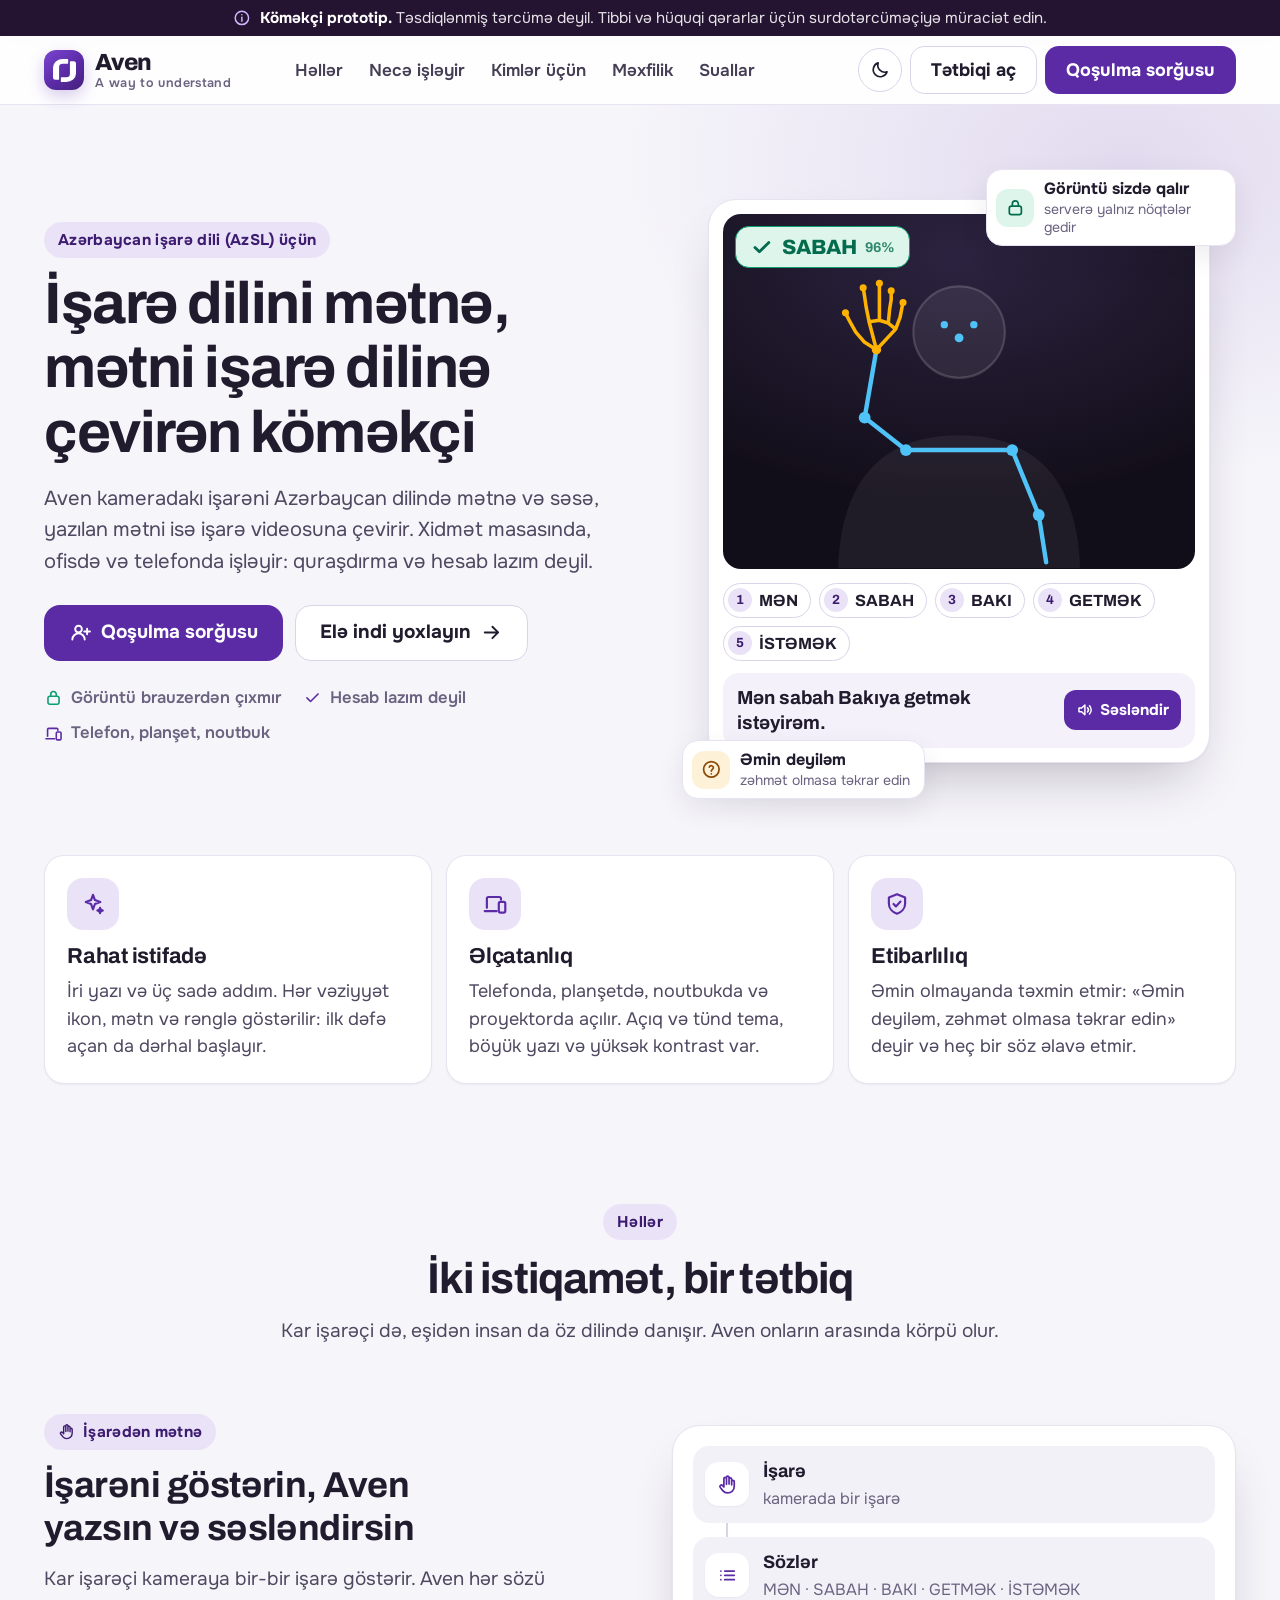
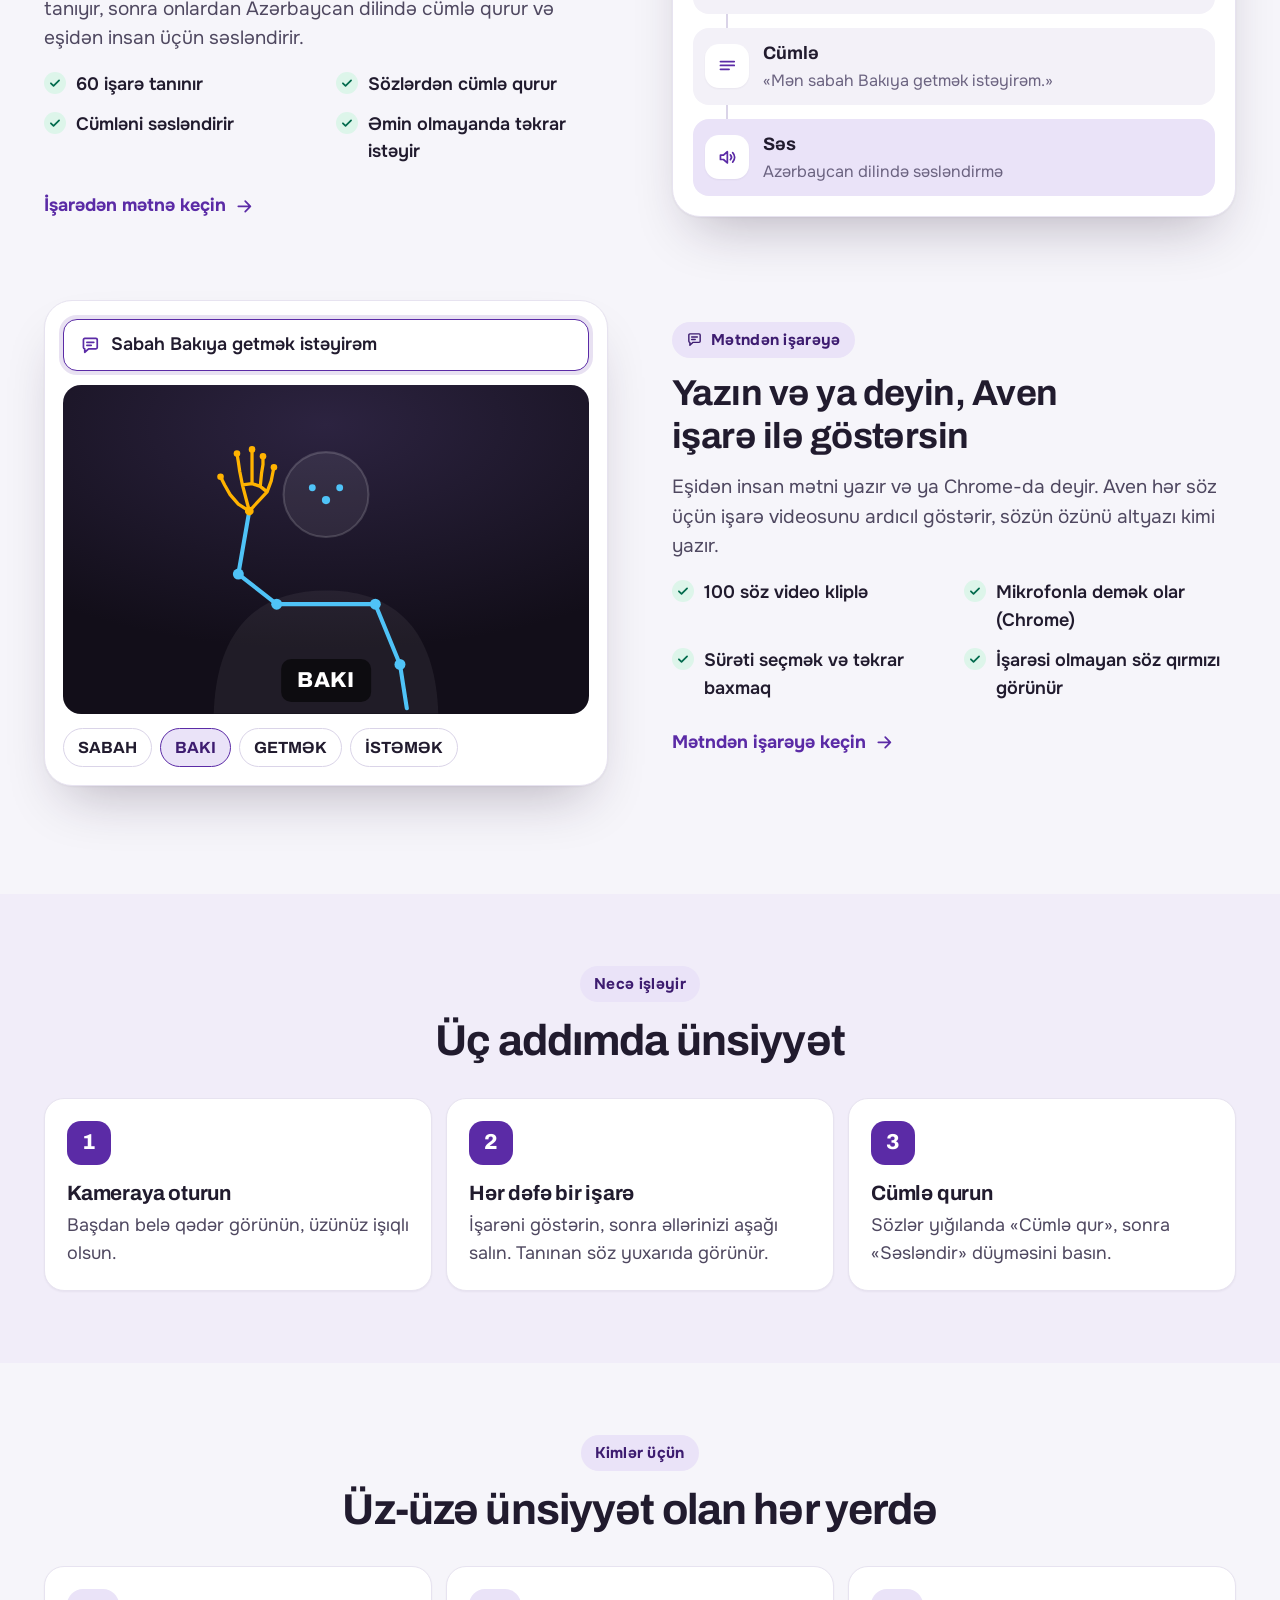
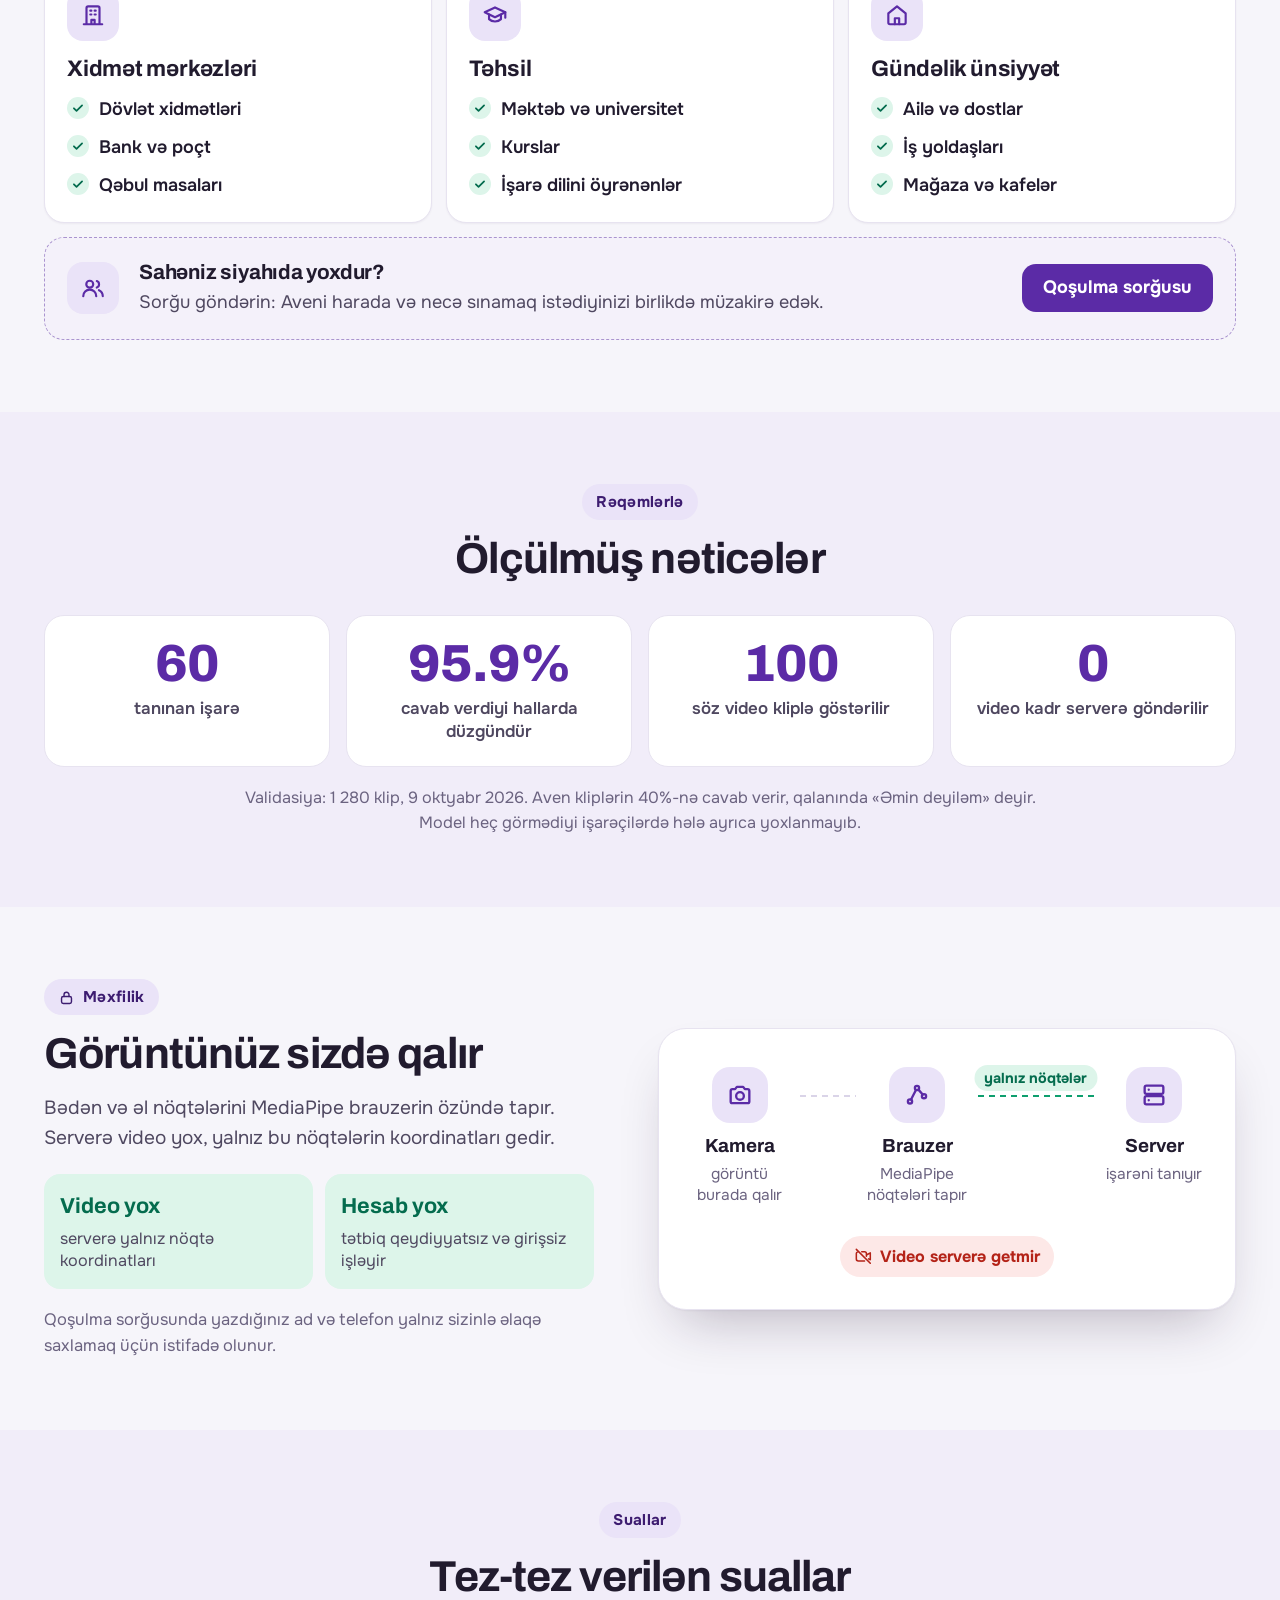
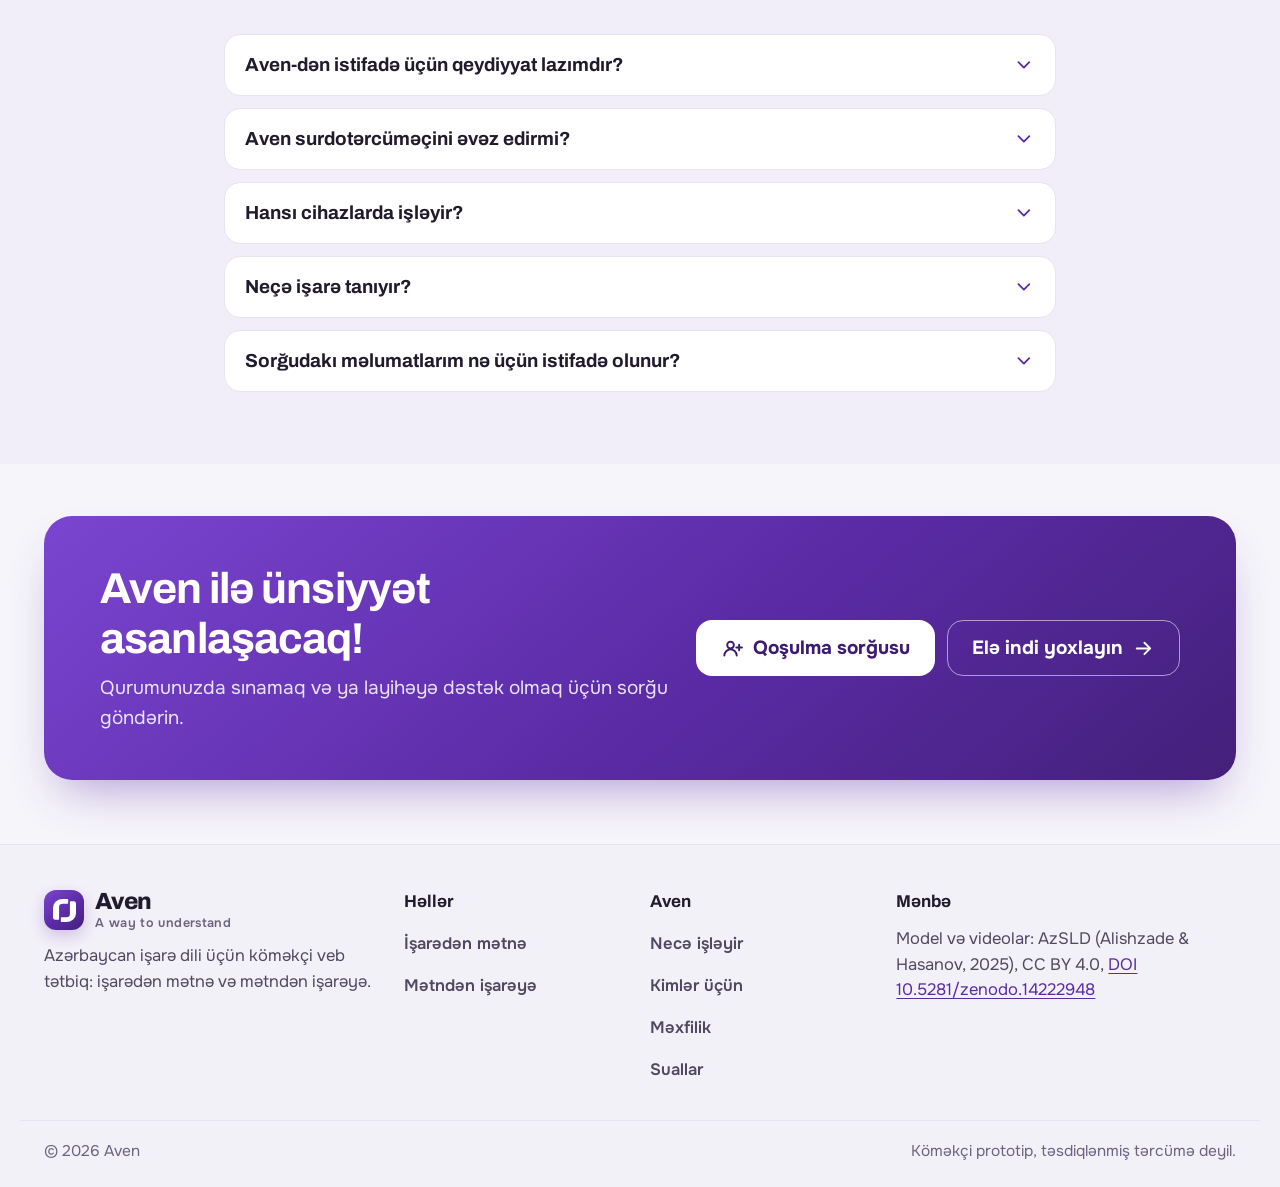
<file: sign-assistant/web/home.html>
<!doctype html>
<!-- Owner: B (Frontend). Home page in the layout of Clopos's site: hero, perks, the two directions, who it is for,
     numbers, privacy, questions, call to action, footer. Its join window ("Qoşulma sorğusu", home.js -> POST
     /join-request) is Project V7's sign-up window without accounts: Aven has no personal access or log-in. -->
<html lang="az">
<head>
  <meta charset="utf-8">
  <meta name="viewport" content="width=device-width, initial-scale=1, viewport-fit=cover">
  <title>Aven — Azərbaycan işarə dili köməkçisi</title>
  <meta name="description" content="Aven kameradakı işarəni Azərbaycan dilində mətnə və səsə, yazılan mətni işarə videosuna çevirir. Quraşdırma və hesab lazım deyil.">
  <meta name="theme-color" content="#F6F5FA">
  <link rel="icon" href="data:image/svg+xml,%3Csvg xmlns='http://www.w3.org/2000/svg' viewBox='0 0 64 64'%3E%3Crect width='64' height='64' rx='16' fill='%235B2BA6'/%3E%3Cg fill='%23fff' transform='translate(14 14) scale(.75)'%3E%3Cpath d='M4.7 43.3A4.7 4.7 0 0 1 0 38.6V17.8A20.4 17.8 0 0 1 20.4 0h10a1.2 1.2 0 0 1 1.2 1.2v7.3a1.2 1.2 0 0 1-1.2 1.2h-9.8a7.9 6.9 0 0 0-7.9 6.9v25.5a1.2 1.2 0 0 1-1.2 1.2z'/%3E%3Cpath transform='rotate(180 24 24)' d='M4.7 43.3A4.7 4.7 0 0 1 0 38.6V17.8A20.4 17.8 0 0 1 20.4 0h10a1.2 1.2 0 0 1 1.2 1.2v7.3a1.2 1.2 0 0 1-1.2 1.2h-9.8a7.9 6.9 0 0 0-7.9 6.9v25.5a1.2 1.2 0 0 1-1.2 1.2z'/%3E%3C/g%3E%3C/svg%3E">
  <link rel="preload" href="fonts/onest-az.woff2" as="font" type="font/woff2" crossorigin>
  <link rel="preload" href="fonts/archivo-az.woff2" as="font" type="font/woff2" crossorigin>
  <script>
    // Before the first paint (no flash): theme (saved, else the system setting), text size and contrast chosen in
    // the app. The page is Azerbaijani only, so the saved language is not applied here.
    (function () {
      var d = document.documentElement;
      function saved(key) { try { return localStorage.getItem(key); } catch (e) { return null; } }
      var theme = saved("aven-theme");
      if (theme !== "dark" && theme !== "light") theme = matchMedia("(prefers-color-scheme: dark)").matches ? "dark" : "light";
      d.dataset.theme = theme;
      var text = saved("aven-text");
      if (text === "1" || text === "2") d.dataset.text = text;
      if (saved("aven-contrast") === "high") d.dataset.contrast = "high";
    })();
  </script>
  <link rel="stylesheet" href="style.css?v=20261009b">
  <link rel="stylesheet" href="home.css?v=20261009a">
</head>
<body class="home">
  <svg class="sprite" aria-hidden="true" focusable="false">
    <symbol id="i-logo" viewBox="0 0 48 48"><path d="M4.7 43.3A4.7 4.7 0 0 1 0 38.6V17.8A20.4 17.8 0 0 1 20.4 0h10a1.2 1.2 0 0 1 1.2 1.2v7.3a1.2 1.2 0 0 1-1.2 1.2h-9.8a7.9 6.9 0 0 0-7.9 6.9v25.5a1.2 1.2 0 0 1-1.2 1.2z"/><path transform="rotate(180 24 24)" d="M4.7 43.3A4.7 4.7 0 0 1 0 38.6V17.8A20.4 17.8 0 0 1 20.4 0h10a1.2 1.2 0 0 1 1.2 1.2v7.3a1.2 1.2 0 0 1-1.2 1.2h-9.8a7.9 6.9 0 0 0-7.9 6.9v25.5a1.2 1.2 0 0 1-1.2 1.2z"/></symbol>
    <symbol id="i-info" viewBox="0 0 24 24"><circle cx="12" cy="12" r="9"/><path d="M12 11v5.5M12 7.8h.01"/></symbol>
    <symbol id="i-hand" viewBox="0 0 24 24"><path d="M8 15V5.5a1.5 1.5 0 0 1 3 0V12M11 11.5V4a1.5 1.5 0 0 1 3 0v7.5M14 11.5V6a1.5 1.5 0 0 1 3 0v6.5M17 12.5V9a1.5 1.5 0 0 1 3 0v5.5a7.5 7.5 0 0 1-7.5 7.5H12a6.5 6.5 0 0 1-5-2.4l-3.2-4a1.7 1.7 0 0 1 2.6-2.2L8 15"/></symbol>
    <symbol id="i-text" viewBox="0 0 24 24"><path d="M5.5 4h13A1.5 1.5 0 0 1 20 5.5v9a1.5 1.5 0 0 1-1.5 1.5H10l-4.5 4V16a1.5 1.5 0 0 1-1.5-1.5v-9A1.5 1.5 0 0 1 5.5 4zM8 8.5h8M8 12h5"/></symbol>
    <symbol id="i-moon" viewBox="0 0 24 24"><path d="M20.5 14.2A8.5 8.5 0 0 1 9.8 3.5a8.5 8.5 0 1 0 10.7 10.7z"/></symbol>
    <symbol id="i-sun" viewBox="0 0 24 24"><circle cx="12" cy="12" r="4"/><path d="M12 2.8v2.1M12 19.1v2.1M4.9 4.9l1.5 1.5M17.6 17.6l1.5 1.5M2.8 12h2.1M19.1 12h2.1M4.9 19.1l1.5-1.5M17.6 6.4l1.5-1.5"/></symbol>
    <symbol id="i-lock" viewBox="0 0 24 24"><rect x="5" y="10.5" width="14" height="10" rx="2.5"/><path d="M8.5 10.5V8a3.5 3.5 0 0 1 7 0v2.5"/></symbol>
    <symbol id="i-list" viewBox="0 0 24 24"><path d="M9 7h11M9 12h11M9 17h11M4.5 7h.01M4.5 12h.01M4.5 17h.01"/></symbol>
    <symbol id="i-lines" viewBox="0 0 24 24"><path d="M4 6.5h16M4 11h16M4 15.5h10"/></symbol>
    <symbol id="i-sparkle" viewBox="0 0 24 24"><path d="M12 3.5l1.8 4.9 4.9 1.8-4.9 1.8L12 16.9l-1.8-4.9-4.9-1.8 4.9-1.8zM18.5 15.5l.7 1.8 1.8.7-1.8.7-.7 1.8-.7-1.8-1.8-.7 1.8-.7z"/></symbol>
    <symbol id="i-volume" viewBox="0 0 24 24"><path d="M4 9.5h3.5L12 5.5v13l-4.5-4H4zM15.5 9.2a4 4 0 0 1 0 5.6M18.2 6.5a7.8 7.8 0 0 1 0 11"/></symbol>
    <symbol id="i-check" viewBox="0 0 24 24"><path d="M5 12.5l4.5 4.5L19 7.5"/></symbol>
    <symbol id="i-help" viewBox="0 0 24 24"><circle cx="12" cy="12" r="9"/><path d="M9.6 9.3a2.5 2.5 0 0 1 4.8.9c0 1.6-2.4 2.2-2.4 3.8M12 17.2h.01"/></symbol>
    <symbol id="i-user" viewBox="0 0 24 24"><circle cx="12" cy="9" r="3.5"/><path d="M5.5 20a6.5 6.5 0 0 1 13 0M3 7V4.5A1.5 1.5 0 0 1 4.5 3H7M17 3h2.5A1.5 1.5 0 0 1 21 4.5V7"/></symbol>
    <symbol id="i-x" viewBox="0 0 24 24"><path d="M6 6l12 12M18 6L6 18"/></symbol>
    <symbol id="i-alert" viewBox="0 0 24 24"><path d="M12 3.8 2.6 19.8h18.8zM12 10v4.4M12 17h.01"/></symbol>
    <symbol id="i-chevron" viewBox="0 0 24 24"><path d="M6 9l6 6 6-6"/></symbol>
    <symbol id="i-play" viewBox="0 0 24 24"><path d="M8 5.3v13.4L18.6 12z" fill="currentColor"/></symbol>
    <symbol id="i-mic" viewBox="0 0 24 24"><rect x="9" y="3" width="6" height="11.5" rx="3"/><path d="M5.5 11a6.5 6.5 0 0 0 13 0M12 17.5V21"/></symbol>
    <symbol id="i-video" viewBox="0 0 24 24"><rect x="3" y="6" width="13" height="12" rx="2.5"/><path d="M16 10.3l5-2.8v9l-5-2.8"/></symbol>
    <symbol id="i-arrow" viewBox="0 0 24 24"><path d="M5 12h14M13 6l6 6-6 6"/></symbol>
    <symbol id="i-menu" viewBox="0 0 24 24"><path d="M4 7h16M4 12h16M4 17h16"/></symbol>
    <symbol id="i-phone" viewBox="0 0 24 24"><path d="M6.6 3.5h2.6l1.6 4-2 1.3a10 10 0 0 0 6.4 6.4l1.3-2 4 1.6v2.6a2 2 0 0 1-2.2 2A16.6 16.6 0 0 1 4.6 5.7a2 2 0 0 1 2-2.2z"/></symbol>
    <symbol id="i-building" viewBox="0 0 24 24"><path d="M3.5 20.5h17M6 20.5v-15A1.5 1.5 0 0 1 7.5 4h9A1.5 1.5 0 0 1 18 5.5v15M9.5 8h1M13.5 8h1M9.5 11.5h1M13.5 11.5h1M10.5 20.5v-4h3v4"/></symbol>
    <symbol id="i-person" viewBox="0 0 24 24"><circle cx="12" cy="8" r="3.8"/><path d="M4.5 20a7.5 7.5 0 0 1 15 0"/></symbol>
    <symbol id="i-user-plus" viewBox="0 0 24 24"><circle cx="10" cy="8.5" r="3.5"/><path d="M3.5 19.5a6.5 6.5 0 0 1 13 0M19 8v6M16 11h6"/></symbol>
    <symbol id="i-users" viewBox="0 0 24 24"><circle cx="9" cy="8.5" r="3.2"/><path d="M3 19.5a6 6 0 0 1 12 0M15.5 5.6a3.2 3.2 0 0 1 0 6M17.5 14a6 6 0 0 1 3.5 5.5"/></symbol>
    <symbol id="i-school" viewBox="0 0 24 24"><path d="M2.5 9.5 12 5l9.5 4.5L12 14z"/><path d="M6.5 11.6v4.2c1.4 1.4 3.5 2.2 5.5 2.2s4.1-.8 5.5-2.2v-4.2M21.5 9.5v5"/></symbol>
    <symbol id="i-home" viewBox="0 0 24 24"><path d="M4 10.5 12 4l8 6.5V19a1.5 1.5 0 0 1-1.5 1.5h-13A1.5 1.5 0 0 1 4 19z"/><path d="M10 20.5V15h4v5.5"/></symbol>
    <symbol id="i-devices" viewBox="0 0 24 24"><path d="M4.5 15.5V7A1.5 1.5 0 0 1 6 5.5h10A1.5 1.5 0 0 1 17.5 7v1M2.5 18.5h11"/><rect x="15.5" y="10" width="6" height="10" rx="1.5"/></symbol>
    <symbol id="i-shield" viewBox="0 0 24 24"><path d="M12 3l7.5 3v5.5c0 4.5-3.2 8.2-7.5 9.5-4.3-1.3-7.5-5-7.5-9.5V6z"/><path d="M8.8 12l2.2 2.2 4.2-4.4"/></symbol>
    <symbol id="i-camera" viewBox="0 0 24 24"><path d="M4 8.5A1.5 1.5 0 0 1 5.5 7h2.3l1.5-2h5.4l1.5 2h2.3A1.5 1.5 0 0 1 20 8.5v9a1.5 1.5 0 0 1-1.5 1.5h-13A1.5 1.5 0 0 1 4 17.5z"/><circle cx="12" cy="12.8" r="3.3"/></symbol>
    <symbol id="i-points" viewBox="0 0 24 24"><circle cx="6" cy="17.5" r="1.8"/><circle cx="12" cy="6" r="1.8"/><circle cx="18" cy="13" r="1.8"/><path d="M6.9 15.8 11.1 7.7M13.2 7.4l3.7 4.2"/></symbol>
    <symbol id="i-server" viewBox="0 0 24 24"><rect x="4" y="4" width="16" height="7" rx="1.5"/><rect x="4" y="13" width="16" height="7" rx="1.5"/><path d="M7.5 7.5h.01M7.5 16.5h.01"/></symbol>
    <symbol id="i-video-off" viewBox="0 0 24 24"><path d="M3 3l18 18M16 10.3l5-2.8v9l-2.2-1.2M13.6 18H5.5A2.5 2.5 0 0 1 3 15.5v-7A2.5 2.5 0 0 1 5.5 6H6M10 6h3.5A2.5 2.5 0 0 1 16 8.5V12"/></symbol>
    <symbol id="i-send" viewBox="0 0 24 24"><path d="M20.5 3.5 10.2 13.8M20.5 3.5l-6.3 17-4-6.7-6.7-4z"/></symbol>
    <!-- A signer as the camera page draws them: pose in light blue and one raised hand in amber (app.js colours) -->
    <symbol id="art-signer" viewBox="0 0 320 240">
      <path d="M78 240c2-64 34-90 82-90s80 26 82 90z" fill="#fff" fill-opacity=".06"/>
      <circle cx="160" cy="80" r="31" fill="#fff" fill-opacity=".07" stroke="#fff" stroke-opacity=".16" stroke-width="1.5"/>
      <g fill="none" stroke="#4fc3f7" stroke-width="3" stroke-linecap="round" stroke-linejoin="round">
        <path d="M124 160h72M124 160l-28-22 8-46M196 160l18 44 5 32"/>
      </g>
      <g fill="#4fc3f7">
        <circle cx="124" cy="160" r="4"/><circle cx="196" cy="160" r="4"/><circle cx="96" cy="138" r="4"/>
        <circle cx="214" cy="204" r="4"/><circle cx="160" cy="84" r="3"/><circle cx="150" cy="75" r="2.5"/><circle cx="170" cy="75" r="2.5"/>
      </g>
      <g fill="none" stroke="#ffb300" stroke-width="2.4" stroke-linecap="round" stroke-linejoin="round">
        <path d="M104 92l-8-5-6-7-4-7-3-6M104 92l-5-19-2-10-1-7-1-6M106 72V47M112 74l1-10 1-6v-6M104 92l13-14 3-8 1-5 1-5M99 73l7-1 6 2 5 4"/>
      </g>
      <g fill="#ffb300">
        <circle cx="104" cy="92" r="3.2"/><circle cx="83" cy="67" r="2.4"/><circle cx="95" cy="50" r="2.4"/>
        <circle cx="106" cy="47" r="2.4"/><circle cx="114" cy="52" r="2.4"/><circle cx="122" cy="60" r="2.4"/>
      </g>
    </symbol>
  </svg>

  <a class="skip" href="#main">Məzmuna keç</a>

  <div class="topbar" role="note">
    <div class="topbar-inner">
      <svg class="ic" aria-hidden="true"><use href="#i-info"/></svg>
      <p><b>Köməkçi prototip.</b> Təsdiqlənmiş tərcümə deyil.
        Tibbi və hüquqi qərarlar üçün surdotərcüməçiyə müraciət edin.</p>
    </div>
  </div>

  <header class="header home-header" data-header>
    <div class="header-inner">
      <a class="logo" href="home.html" aria-label="Aven, ana səhifə">
        <span class="logo-mark"><svg aria-hidden="true"><use href="#i-logo"/></svg></span>
        <span class="logo-text"><b>Aven</b><small lang="en">A way to understand</small></span>
      </a>
      <nav class="home-nav" id="home-nav" aria-label="Bölmələr" data-nav>
        <a href="#heller">Həllər</a>
        <a href="#nece-isleyir">Necə işləyir</a>
        <a href="#kimler-ucun">Kimlər üçün</a>
        <a href="#mexfilik">Məxfilik</a>
        <a href="#suallar">Suallar</a>
        <div class="home-nav-cta">
          <a class="btn btn-ghost" href="./">Tətbiqi aç</a>
          <button type="button" class="btn btn-primary" data-join-open>Qoşulma sorğusu</button>
        </div>
      </nav>
      <div class="header-tools home-tools">
        <button class="theme-toggle" type="button" data-theme-toggle aria-pressed="false" aria-label="Tünd tema" title="Tünd tema">
          <svg class="ic i-moon" aria-hidden="true"><use href="#i-moon"/></svg>
          <svg class="ic i-sun" aria-hidden="true"><use href="#i-sun"/></svg>
        </button>
        <a class="btn btn-ghost home-open-app" href="./">Tətbiqi aç</a>
        <button type="button" class="btn btn-primary home-join-top" data-join-open>Qoşulma sorğusu</button>
        <button type="button" class="tool-btn home-burger" aria-controls="home-nav" aria-expanded="false" aria-label="Menyu" data-menu-toggle>
          <svg class="ic i-open" aria-hidden="true"><use href="#i-menu"/></svg>
          <svg class="ic i-close" aria-hidden="true"><use href="#i-x"/></svg>
        </button>
      </div>
    </div>
  </header>

  <main id="main" tabindex="-1">
    <!-- 1. Hero -->
    <section class="hero">
      <div class="wrap hero-grid">
        <div class="hero-copy">
          <p class="eyebrow">Azərbaycan işarə dili (AzSL) üçün</p>
          <h1>İşarə dilini mətnə, mətni işarə dilinə çevirən köməkçi</h1>
          <p class="lead">Aven kameradakı işarəni Azərbaycan dilində mətnə və səsə, yazılan mətni isə işarə videosuna
            çevirir. Xidmət masasında, ofisdə və telefonda işləyir: quraşdırma və hesab lazım deyil.</p>
          <div class="hero-cta">
            <button type="button" class="btn btn-primary btn-lg" data-join-open>
              <svg class="ic" aria-hidden="true"><use href="#i-user-plus"/></svg><span>Qoşulma sorğusu</span></button>
            <a class="btn btn-ghost btn-lg" href="./"><span>Elə indi yoxlayın</span>
              <svg class="ic" aria-hidden="true"><use href="#i-arrow"/></svg></a>
          </div>
          <ul class="trust">
            <li><svg class="ic ok" aria-hidden="true"><use href="#i-lock"/></svg>Görüntü brauzerdən çıxmır</li>
            <li><svg class="ic" aria-hidden="true"><use href="#i-check"/></svg>Hesab lazım deyil</li>
            <li><svg class="ic" aria-hidden="true"><use href="#i-devices"/></svg>Telefon, planşet, noutbuk</li>
          </ul>
        </div>

        <div class="hero-art" role="img"
          aria-label="Aven tətbiqi: kamerada SABAH işarəsi tanınıb, sözlərdən «Mən sabah Bakıya getmək istəyirəm.» cümləsi qurulub">
          <div class="mock" aria-hidden="true">
            <div class="mock-stage">
              <svg class="mock-signer"><use href="#art-signer"/></svg>
              <span class="mock-pill"><svg class="ic"><use href="#i-check"/></svg>SABAH <small>96%</small></span>
            </div>
            <ol class="mock-chips"><li>MƏN</li><li>SABAH</li><li>BAKI</li><li>GETMƏK</li><li>İSTƏMƏK</li></ol>
            <div class="mock-sentence">
              <p>Mən sabah Bakıya getmək istəyirəm.</p>
              <span class="mock-btn"><svg class="ic"><use href="#i-volume"/></svg>Səsləndir</span>
            </div>
          </div>
          <div class="float-card float-private" aria-hidden="true">
            <span class="float-ic"><svg class="ic"><use href="#i-lock"/></svg></span>
            <span><b>Görüntü sizdə qalır</b><small>serverə yalnız nöqtələr gedir</small></span>
          </div>
          <div class="float-card float-unsure" aria-hidden="true">
            <span class="float-ic"><svg class="ic"><use href="#i-help"/></svg></span>
            <span><b>Əmin deyiləm</b><small>zəhmət olmasa təkrar edin</small></span>
          </div>
        </div>
      </div>
    </section>

    <!-- 2. Three perks under the hero -->
    <section class="perks" aria-label="Üstünlüklər">
      <div class="wrap perks-grid">
        <article class="perk">
          <span class="tile"><svg class="ic" aria-hidden="true"><use href="#i-sparkle"/></svg></span>
          <h2>Rahat istifadə</h2>
          <p>İri yazı və üç sadə addım. Hər vəziyyət ikon, mətn və rənglə göstərilir: ilk dəfə açan da dərhal başlayır.</p>
        </article>
        <article class="perk">
          <span class="tile"><svg class="ic" aria-hidden="true"><use href="#i-devices"/></svg></span>
          <h2>Əlçatanlıq</h2>
          <p>Telefonda, planşetdə, noutbukda və proyektorda açılır. Açıq və tünd tema, böyük yazı və yüksək kontrast var.</p>
        </article>
        <article class="perk">
          <span class="tile"><svg class="ic" aria-hidden="true"><use href="#i-shield"/></svg></span>
          <h2>Etibarlılıq</h2>
          <p>Əmin olmayanda təxmin etmir: «Əmin deyiləm, zəhmət olmasa təkrar edin» deyir və heç bir söz əlavə etmir.</p>
        </article>
      </div>
    </section>

    <!-- 3. The two directions, as Clopos's product blocks: pill, heading, text, four checks, link -->
    <section class="section" id="heller" aria-labelledby="heller-title">
      <div class="wrap">
        <header class="section-head">
          <p class="eyebrow">Həllər</p>
          <h2 id="heller-title">İki istiqamət, bir tətbiq</h2>
          <p>Kar işarəçi də, eşidən insan da öz dilində danışır. Aven onların arasında körpü olur.</p>
        </header>

        <div class="feature">
          <div class="feature-copy">
            <p class="pill-label"><svg class="ic" aria-hidden="true"><use href="#i-hand"/></svg>İşarədən mətnə</p>
            <h3>İşarəni göstərin, Aven yazsın və səsləndirsin</h3>
            <p>Kar işarəçi kameraya bir-bir işarə göstərir. Aven hər sözü tanıyır, sonra onlardan Azərbaycan dilində
              cümlə qurur və eşidən insan üçün səsləndirir.</p>
            <ul class="checks">
              <li><svg class="ic" aria-hidden="true"><use href="#i-check"/></svg>60 işarə tanınır</li>
              <li><svg class="ic" aria-hidden="true"><use href="#i-check"/></svg>Sözlərdən cümlə qurur</li>
              <li><svg class="ic" aria-hidden="true"><use href="#i-check"/></svg>Cümləni səsləndirir</li>
              <li><svg class="ic" aria-hidden="true"><use href="#i-check"/></svg>Əmin olmayanda təkrar istəyir</li>
            </ul>
            <a class="more" href="./">İşarədən mətnə keçin<svg class="ic" aria-hidden="true"><use href="#i-arrow"/></svg></a>
          </div>
          <div class="feature-art">
            <ol class="flow" aria-label="İşarə, söz, cümlə və səs">
              <li><span class="flow-ic"><svg class="ic" aria-hidden="true"><use href="#i-hand"/></svg></span>
                <span><b>İşarə</b><small>kamerada bir işarə</small></span></li>
              <li><span class="flow-ic"><svg class="ic" aria-hidden="true"><use href="#i-list"/></svg></span>
                <span><b>Sözlər</b><small>MƏN · SABAH · BAKI · GETMƏK · İSTƏMƏK</small></span></li>
              <li><span class="flow-ic"><svg class="ic" aria-hidden="true"><use href="#i-lines"/></svg></span>
                <span><b>Cümlə</b><small>«Mən sabah Bakıya getmək istəyirəm.»</small></span></li>
              <li><span class="flow-ic"><svg class="ic" aria-hidden="true"><use href="#i-volume"/></svg></span>
                <span><b>Səs</b><small>Azərbaycan dilində səsləndirmə</small></span></li>
            </ol>
          </div>
        </div>

        <div class="feature feature-flip">
          <div class="feature-copy">
            <p class="pill-label"><svg class="ic" aria-hidden="true"><use href="#i-text"/></svg>Mətndən işarəyə</p>
            <h3>Yazın və ya deyin, Aven işarə ilə göstərsin</h3>
            <p>Eşidən insan mətni yazır və ya Chrome-da deyir. Aven hər söz üçün işarə videosunu ardıcıl göstərir,
              sözün özünü altyazı kimi yazır.</p>
            <ul class="checks">
              <li><svg class="ic" aria-hidden="true"><use href="#i-check"/></svg>100 söz video kliplə</li>
              <li><svg class="ic" aria-hidden="true"><use href="#i-check"/></svg>Mikrofonla demək olar (Chrome)</li>
              <li><svg class="ic" aria-hidden="true"><use href="#i-check"/></svg>Sürəti seçmək və təkrar baxmaq</li>
              <li><svg class="ic" aria-hidden="true"><use href="#i-check"/></svg>İşarəsi olmayan söz qırmızı görünür</li>
            </ul>
            <a class="more" href="signs.html">Mətndən işarəyə keçin<svg class="ic" aria-hidden="true"><use href="#i-arrow"/></svg></a>
          </div>
          <div class="feature-art">
            <div class="signs-mock" role="img" aria-label="Yazılan «Sabah Bakıya getmək istəyirəm» mətni üçün işarə videoları ardıcıl göstərilir">
              <div class="signs-input" aria-hidden="true"><svg class="ic"><use href="#i-text"/></svg><span>Sabah Bakıya getmək istəyirəm</span></div>
              <div class="signs-player" aria-hidden="true">
                <svg class="mock-signer"><use href="#art-signer"/></svg>
                <span class="signs-sub">BAKI</span>
              </div>
              <ul class="signs-chips" aria-hidden="true"><li>SABAH</li><li class="on">BAKI</li><li>GETMƏK</li><li>İSTƏMƏK</li></ul>
            </div>
          </div>
        </div>
      </div>
    </section>

    <!-- 4. How it works: the camera page's first-visit steps -->
    <section class="section section-band" id="nece-isleyir" aria-labelledby="steps-title">
      <div class="wrap">
        <header class="section-head">
          <p class="eyebrow">Necə işləyir</p>
          <h2 id="steps-title">Üç addımda ünsiyyət</h2>
        </header>
        <ol class="steps-grid">
          <li class="step-card">
            <span class="step-num" aria-hidden="true">1</span>
            <h3>Kameraya oturun</h3>
            <p>Başdan belə qədər görünün, üzünüz işıqlı olsun.</p>
          </li>
          <li class="step-card">
            <span class="step-num" aria-hidden="true">2</span>
            <h3>Hər dəfə bir işarə</h3>
            <p>İşarəni göstərin, sonra əllərinizi aşağı salın. Tanınan söz yuxarıda görünür.</p>
          </li>
          <li class="step-card">
            <span class="step-num" aria-hidden="true">3</span>
            <h3>Cümlə qurun</h3>
            <p>Sözlər yığılanda «Cümlə qur», sonra «Səsləndir» düyməsini basın.</p>
          </li>
        </ol>
      </div>
    </section>

    <!-- 5. Who it is for (Clopos: "all service areas") -->
    <section class="section" id="kimler-ucun" aria-labelledby="who-title">
      <div class="wrap">
        <header class="section-head">
          <p class="eyebrow">Kimlər üçün</p>
          <h2 id="who-title">Üz-üzə ünsiyyət olan hər yerdə</h2>
        </header>
        <div class="who-grid">
          <article class="who-card">
            <span class="tile"><svg class="ic" aria-hidden="true"><use href="#i-building"/></svg></span>
            <h3>Xidmət mərkəzləri</h3>
            <ul class="checks">
              <li><svg class="ic" aria-hidden="true"><use href="#i-check"/></svg>Dövlət xidmətləri</li>
              <li><svg class="ic" aria-hidden="true"><use href="#i-check"/></svg>Bank və poçt</li>
              <li><svg class="ic" aria-hidden="true"><use href="#i-check"/></svg>Qəbul masaları</li>
            </ul>
          </article>
          <article class="who-card">
            <span class="tile"><svg class="ic" aria-hidden="true"><use href="#i-school"/></svg></span>
            <h3>Təhsil</h3>
            <ul class="checks">
              <li><svg class="ic" aria-hidden="true"><use href="#i-check"/></svg>Məktəb və universitet</li>
              <li><svg class="ic" aria-hidden="true"><use href="#i-check"/></svg>Kurslar</li>
              <li><svg class="ic" aria-hidden="true"><use href="#i-check"/></svg>İşarə dilini öyrənənlər</li>
            </ul>
          </article>
          <article class="who-card">
            <span class="tile"><svg class="ic" aria-hidden="true"><use href="#i-home"/></svg></span>
            <h3>Gündəlik ünsiyyət</h3>
            <ul class="checks">
              <li><svg class="ic" aria-hidden="true"><use href="#i-check"/></svg>Ailə və dostlar</li>
              <li><svg class="ic" aria-hidden="true"><use href="#i-check"/></svg>İş yoldaşları</li>
              <li><svg class="ic" aria-hidden="true"><use href="#i-check"/></svg>Mağaza və kafelər</li>
            </ul>
          </article>
        </div>
        <div class="who-wide">
          <span class="tile"><svg class="ic" aria-hidden="true"><use href="#i-users"/></svg></span>
          <div>
            <h3>Sahəniz siyahıda yoxdur?</h3>
            <p>Sorğu göndərin: Aveni harada və necə sınamaq istədiyinizi birlikdə müzakirə edək.</p>
          </div>
          <button type="button" class="btn btn-primary" data-join-open>Qoşulma sorğusu</button>
        </div>
      </div>
    </section>

    <!-- 6. Numbers (only values measured in this project, eval/REPORT.md) -->
    <section class="section section-band" aria-labelledby="numbers-title">
      <div class="wrap">
        <header class="section-head">
          <p class="eyebrow">Rəqəmlərlə</p>
          <h2 id="numbers-title">Ölçülmüş nəticələr</h2>
        </header>
        <ul class="stats">
          <li><b>60</b><span>tanınan işarə</span></li>
          <li><b>95.9%</b><span>cavab verdiyi hallarda düzgündür</span></li>
          <li><b>100</b><span>söz video kliplə göstərilir</span></li>
          <li><b>0</b><span>video kadr serverə göndərilir</span></li>
        </ul>
        <p class="stats-note">Validasiya: 1 280 klip, 9 oktyabr 2026. Aven kliplərin 40%-nə cavab verir,
          qalanında «Əmin deyiləm» deyir. Model heç görmədiyi işarəçilərdə hələ ayrıca yoxlanmayıb.</p>
      </div>
    </section>

    <!-- 7. Privacy (Clopos: the support block with two key facts) -->
    <section class="section" id="mexfilik" aria-labelledby="privacy-title">
      <div class="wrap privacy">
        <div class="privacy-copy">
          <p class="pill-label"><svg class="ic" aria-hidden="true"><use href="#i-lock"/></svg>Məxfilik</p>
          <h2 id="privacy-title">Görüntünüz sizdə qalır</h2>
          <p>Bədən və əl nöqtələrini MediaPipe brauzerin özündə tapır. Serverə video yox, yalnız bu nöqtələrin
            koordinatları gedir.</p>
          <ul class="facts">
            <li><b>Video yox</b><span>serverə yalnız nöqtə koordinatları</span></li>
            <li><b>Hesab yox</b><span>tətbiq qeydiyyatsız və girişsiz işləyir</span></li>
          </ul>
          <p class="privacy-note">Qoşulma sorğusunda yazdığınız ad və telefon yalnız sizinlə əlaqə saxlamaq üçün
            istifadə olunur.</p>
        </div>
        <div class="pflow" role="img" aria-label="Kamera görüntüsü brauzerdə qalır, MediaPipe nöqtələri tapır, serverə yalnız nöqtələr gedir">
          <div class="pflow-node" aria-hidden="true">
            <span class="pflow-ic"><svg class="ic"><use href="#i-camera"/></svg></span>
            <b>Kamera</b><small>görüntü burada qalır</small>
          </div>
          <span class="pflow-link" aria-hidden="true"></span>
          <div class="pflow-node" aria-hidden="true">
            <span class="pflow-ic"><svg class="ic"><use href="#i-points"/></svg></span>
            <b>Brauzer</b><small>MediaPipe nöqtələri tapır</small>
          </div>
          <span class="pflow-link pflow-ok" aria-hidden="true"><em>yalnız nöqtələr</em></span>
          <div class="pflow-node" aria-hidden="true">
            <span class="pflow-ic"><svg class="ic"><use href="#i-server"/></svg></span>
            <b>Server</b><small>işarəni tanıyır</small>
          </div>
          <p class="pflow-blocked" aria-hidden="true"><svg class="ic"><use href="#i-video-off"/></svg>Video serverə getmir</p>
        </div>
      </div>
    </section>

    <!-- 8. Questions -->
    <section class="section section-band" id="suallar" aria-labelledby="faq-title">
      <div class="wrap faq-wrap">
        <header class="section-head">
          <p class="eyebrow">Suallar</p>
          <h2 id="faq-title">Tez-tez verilən suallar</h2>
        </header>
        <div class="faq">
          <details>
            <summary>Aven-dən istifadə üçün qeydiyyat lazımdır?<svg class="ic" aria-hidden="true"><use href="#i-chevron"/></svg></summary>
            <p>Xeyr. Aven-də fərdi hesab və giriş yoxdur: «Elə indi yoxlayın» tətbiqi dərhal açır. Qoşulma sorğusu
              qurumlar və tərəfdaşlar üçündür: Aveni sınamaq və ya layihəyə dəstək olmaq istəyirsinizsə, komandamız
              sizinlə əlaqə saxlayır.</p>
          </details>
          <details>
            <summary>Aven surdotərcüməçini əvəz edirmi?<svg class="ic" aria-hidden="true"><use href="#i-chevron"/></svg></summary>
            <p>Xeyr. Aven köməkçi prototipdir, təsdiqlənmiş tərcümə deyil. Tibbi və hüquqi qərarlar üçün
              surdotərcüməçiyə müraciət edin.</p>
          </details>
          <details>
            <summary>Hansı cihazlarda işləyir?<svg class="ic" aria-hidden="true"><use href="#i-chevron"/></svg></summary>
            <p>Kamerası olan noutbuk, planşet və telefonda, Chrome brauzerində. Heç nə quraşdırmaq lazım deyil.</p>
          </details>
          <details>
            <summary>Neçə işarə tanıyır?<svg class="ic" aria-hidden="true"><use href="#i-chevron"/></svg></summary>
            <p>Hazırda 60 işarə tanınır, 100 söz video kliplə göstərilir. Lüğət AzSLD açıq datasetinə əsaslanır və
              genişləndirilir.</p>
          </details>
          <details>
            <summary>Sorğudakı məlumatlarım nə üçün istifadə olunur?<svg class="ic" aria-hidden="true"><use href="#i-chevron"/></svg></summary>
            <p>Ad, telefon, qurum və seçimləriniz yalnız sizinlə əlaqə saxlamaq üçün istifadə olunur. Kamera
              görüntüsü və ya tətbiqdə göstərdiyiniz işarələr sorğuya qoşulmur.</p>
          </details>
        </div>
      </div>
    </section>

    <!-- 9. Call to action (Clopos: "... asanlaşacaq!") -->
    <section class="cta" aria-labelledby="cta-title">
      <div class="wrap">
        <div class="cta-box">
          <div>
            <h2 id="cta-title">Aven ilə ünsiyyət asanlaşacaq!</h2>
            <p>Qurumunuzda sınamaq və ya layihəyə dəstək olmaq üçün sorğu göndərin.</p>
          </div>
          <div class="cta-actions">
            <button type="button" class="btn btn-lg cta-primary" data-join-open>
              <svg class="ic" aria-hidden="true"><use href="#i-user-plus"/></svg><span>Qoşulma sorğusu</span></button>
            <a class="btn btn-lg cta-ghost" href="./"><span>Elə indi yoxlayın</span>
              <svg class="ic" aria-hidden="true"><use href="#i-arrow"/></svg></a>
          </div>
        </div>
      </div>
    </section>
  </main>

  <footer class="home-footer">
    <div class="wrap footer-grid">
      <div class="footer-brand">
        <a class="logo" href="home.html" aria-label="Aven, ana səhifə">
          <span class="logo-mark"><svg aria-hidden="true"><use href="#i-logo"/></svg></span>
          <span class="logo-text"><b>Aven</b><small lang="en">A way to understand</small></span>
        </a>
        <p>Azərbaycan işarə dili üçün köməkçi veb tətbiq: işarədən mətnə və mətndən işarəyə.</p>
      </div>
      <nav class="footer-col" aria-label="Həllər">
        <p class="footer-title">Həllər</p>
        <a href="./">İşarədən mətnə</a>
        <a href="signs.html">Mətndən işarəyə</a>
      </nav>
      <nav class="footer-col" aria-label="Aven">
        <p class="footer-title">Aven</p>
        <a href="#nece-isleyir">Necə işləyir</a>
        <a href="#kimler-ucun">Kimlər üçün</a>
        <a href="#mexfilik">Məxfilik</a>
        <a href="#suallar">Suallar</a>
      </nav>
      <div class="footer-col">
        <p class="footer-title">Mənbə</p>
        <p>Model və videolar: AzSLD (Alishzade &amp; Hasanov, 2025), CC BY 4.0,
          <a href="https://doi.org/10.5281/zenodo.14222948">DOI 10.5281/zenodo.14222948</a></p>
      </div>
    </div>
    <div class="wrap footer-bottom">
      <p>© 2026 Aven</p>
      <p>Köməkçi prototip, təsdiqlənmiş tərcümə deyil.</p>
    </div>
  </footer>

  <!-- Join request (Clopos's "Qoşulma sorğusu" in Project V7's sign-up window; no password and no account) -->
  <dialog class="join" aria-labelledby="join-title" data-join>
    <div class="join-body">
      <button type="button" class="tool-btn join-close" aria-label="Bağla" title="Bağla" data-join-close>
        <svg class="ic" aria-hidden="true"><use href="#i-x"/></svg></button>

      <div class="join-view" data-join-form-view>
        <div class="join-head">
          <span class="join-icon"><svg class="ic" aria-hidden="true"><use href="#i-user-plus"/></svg></span>
          <h2 id="join-title">Qoşulma sorğusu</h2>
          <p>Formu doldurun, komandamız qısa müddətdə sizinlə əlaqə saxlayacaq.</p>
        </div>

        <form id="join-form" class="join-form" novalidate>
          <!-- spam guards from Project V7: a field people never see, and the time the form was opened (signed by the server) -->
          <input class="join-trap" type="text" name="website" tabindex="-1" autocomplete="off" aria-hidden="true">
          <input type="hidden" name="form_token">

          <div class="join-field">
            <label for="join-name">Ad və soyad</label>
            <div class="input-wrap">
              <svg class="ic" aria-hidden="true"><use href="#i-person"/></svg>
              <input id="join-name" name="name" type="text" placeholder="Ad və soyadınızı yazın" autocomplete="name" maxlength="80" required>
            </div>
          </div>

          <div class="join-field">
            <label for="join-phone">Telefon nömrəsi</label>
            <div class="input-wrap">
              <svg class="ic" aria-hidden="true"><use href="#i-phone"/></svg>
              <input id="join-phone" name="phone" type="tel" placeholder="+994 50 123 45 67" autocomplete="tel" inputmode="tel"
                maxlength="20" aria-describedby="join-phone-hint" required>
            </div>
            <small id="join-phone-hint" class="join-hint">+994 və ya 0 ilə başlayan mobil və ya şəhər nömrəsi</small>
          </div>

          <div class="join-field">
            <label for="join-org">Qurum <span class="join-optional">(istəyə bağlı)</span></label>
            <div class="input-wrap">
              <svg class="ic" aria-hidden="true"><use href="#i-building"/></svg>
              <input id="join-org" name="organization" type="text" placeholder="Qurumun və ya təşkilatın adı" autocomplete="organization" maxlength="100">
            </div>
          </div>

          <div class="join-field">
            <label for="join-sector">Sahəni seçin</label>
            <select id="join-sector" name="sector" required>
              <option value="" selected disabled>Seçin…</option>
              <option value="government">Dövlət xidməti</option>
              <option value="service">Bank və xidmət</option>
              <option value="education">Təhsil</option>
              <option value="community">İcma və QHT</option>
              <option value="other">Digər</option>
            </select>
          </div>

          <fieldset class="join-field roles" id="join-purpose">
            <legend>Müraciət məqsədi</legend>
            <div class="role-options">
              <label class="role-option">
                <input type="radio" name="purpose" value="try" required>
                <span class="role-card">
                  <svg class="ic" aria-hidden="true"><use href="#i-hand"/></svg>
                  <strong>Sınamaq istəyirəm</strong>
                  <small>Aveni qurumumuzda istifadə etmək</small>
                </span>
              </label>
              <label class="role-option">
                <input type="radio" name="purpose" value="support">
                <span class="role-card">
                  <svg class="ic" aria-hidden="true"><use href="#i-users"/></svg>
                  <strong>Dəstək olmaq istəyirəm</strong>
                  <small>İşarə yazısı, yoxlama, tərəfdaşlıq</small>
                </span>
              </label>
            </div>
          </fieldset>

          <label class="check" for="join-consent">
            <input id="join-consent" name="consent" type="checkbox" required>
            <span class="check-box" aria-hidden="true"><svg class="ic"><use href="#i-check"/></svg></span>
            <span>Məlumatlarımın yalnız bu sorğu ilə bağlı mənimlə əlaqə üçün istifadəsinə razıyam.</span>
          </label>

          <p class="join-error" id="join-error" role="alert" data-join-error hidden></p>

          <button type="submit" class="btn btn-primary btn-lg btn-block" data-join-submit>
            <svg class="ic" aria-hidden="true"><use href="#i-send"/></svg><span>Göndər</span></button>

          <p class="join-note"><svg class="ic" aria-hidden="true"><use href="#i-lock"/></svg>
            <span>Aven-də fərdi hesab yoxdur: tətbiqdən qeydiyyatsız istifadə edə bilərsiniz.</span></p>
        </form>
      </div>

      <div class="join-view join-done" data-join-done-view hidden>
        <span class="join-icon join-icon-ok"><svg class="ic" aria-hidden="true"><use href="#i-check"/></svg></span>
        <h2 tabindex="-1" data-join-done-title>Sorğu uğurla göndərildi!</h2>
        <p data-join-done-text>Təşəkkür edirik! Sorğunuzu qəbul etdik, komandamız qısa müddətdə sizinlə əlaqə saxlayacaq.</p>
        <div class="join-done-actions">
          <button type="button" class="btn btn-primary btn-lg" data-join-close>Oldu, təşəkkürlər!</button>
          <a class="btn btn-ghost btn-lg" href="./">Tətbiqi yoxlayın</a>
        </div>
      </div>
    </div>
  </dialog>

  <script src="ui.js?v=20261009b" defer></script>
  <script src="home.js?v=20261009a" defer></script>
</body>
</html>
</file>
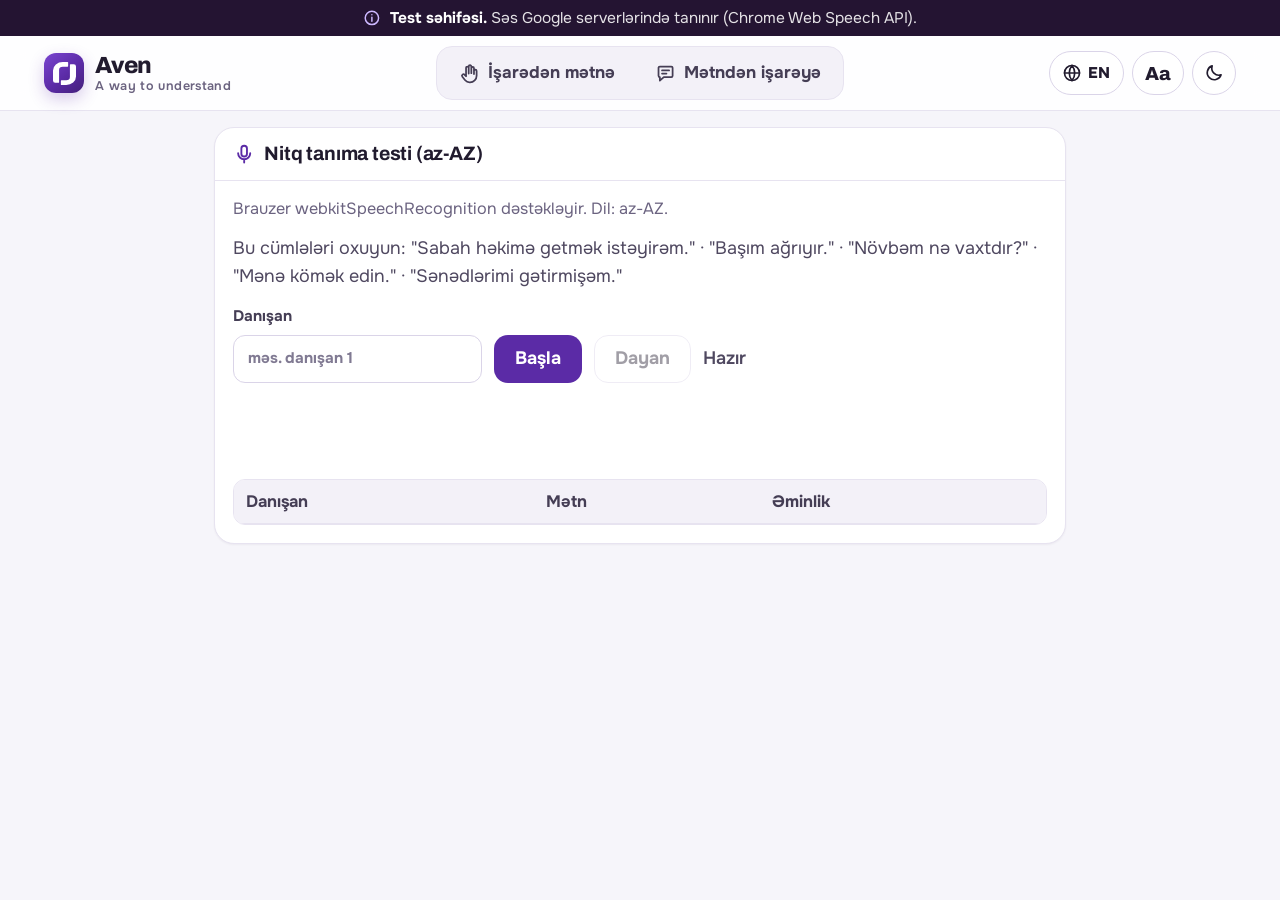
<file: sign-assistant/web/stt_test.html>
<!doctype html>
<!-- Owner: D (Direction B/Speech/Eval). Chrome speech-to-text test for Azerbaijani (az-AZ). -->
<html lang="az">
<head>
  <meta charset="utf-8">
  <meta name="viewport" content="width=device-width, initial-scale=1, viewport-fit=cover">
  <title data-i18n="title.c">Aven — Nitq tanıma testi</title>
  <meta name="theme-color" content="#F6F5FA">
  <link rel="icon" href="data:image/svg+xml,%3Csvg xmlns='http://www.w3.org/2000/svg' viewBox='0 0 64 64'%3E%3Crect width='64' height='64' rx='16' fill='%235B2BA6'/%3E%3Cg fill='%23fff' transform='translate(14 14) scale(.75)'%3E%3Cpath d='M4.7 43.3A4.7 4.7 0 0 1 0 38.6V17.8A20.4 17.8 0 0 1 20.4 0h10a1.2 1.2 0 0 1 1.2 1.2v7.3a1.2 1.2 0 0 1-1.2 1.2h-9.8a7.9 6.9 0 0 0-7.9 6.9v25.5a1.2 1.2 0 0 1-1.2 1.2z'/%3E%3Cpath transform='rotate(180 24 24)' d='M4.7 43.3A4.7 4.7 0 0 1 0 38.6V17.8A20.4 17.8 0 0 1 20.4 0h10a1.2 1.2 0 0 1 1.2 1.2v7.3a1.2 1.2 0 0 1-1.2 1.2h-9.8a7.9 6.9 0 0 0-7.9 6.9v25.5a1.2 1.2 0 0 1-1.2 1.2z'/%3E%3C/g%3E%3C/svg%3E">
  <link rel="manifest" href="manifest.json">
  <link rel="apple-touch-icon" href="icons/apple-touch-icon.png">
  <script>
    // Before the first paint (no flash): theme (saved, else the system setting), text size, contrast, language.
    (function () {
      var d = document.documentElement;
      function saved(key) { try { return localStorage.getItem(key); } catch (e) { return null; } }
      var theme = saved("aven-theme");
      if (theme !== "dark" && theme !== "light") theme = matchMedia("(prefers-color-scheme: dark)").matches ? "dark" : "light";
      d.dataset.theme = theme;
      var text = saved("aven-text");
      if (text === "1" || text === "2") d.dataset.text = text;
      if (saved("aven-contrast") === "high") d.dataset.contrast = "high";
      if (saved("aven-lang") === "en") d.lang = "en";
    })();
  </script>
  <link rel="stylesheet" href="style.css?v=20261009b">
</head>
<body>
  <svg class="sprite" aria-hidden="true" focusable="false">
    <symbol id="i-logo" viewBox="0 0 48 48"><path d="M4.7 43.3A4.7 4.7 0 0 1 0 38.6V17.8A20.4 17.8 0 0 1 20.4 0h10a1.2 1.2 0 0 1 1.2 1.2v7.3a1.2 1.2 0 0 1-1.2 1.2h-9.8a7.9 6.9 0 0 0-7.9 6.9v25.5a1.2 1.2 0 0 1-1.2 1.2z"/><path transform="rotate(180 24 24)" d="M4.7 43.3A4.7 4.7 0 0 1 0 38.6V17.8A20.4 17.8 0 0 1 20.4 0h10a1.2 1.2 0 0 1 1.2 1.2v7.3a1.2 1.2 0 0 1-1.2 1.2h-9.8a7.9 6.9 0 0 0-7.9 6.9v25.5a1.2 1.2 0 0 1-1.2 1.2z"/></symbol>
    <symbol id="i-info" viewBox="0 0 24 24"><circle cx="12" cy="12" r="9"/><path d="M12 11v5.5M12 7.8h.01"/></symbol>
    <symbol id="i-hand" viewBox="0 0 24 24"><path d="M8 15V5.5a1.5 1.5 0 0 1 3 0V12M11 11.5V4a1.5 1.5 0 0 1 3 0v7.5M14 11.5V6a1.5 1.5 0 0 1 3 0v6.5M17 12.5V9a1.5 1.5 0 0 1 3 0v5.5a7.5 7.5 0 0 1-7.5 7.5H12a6.5 6.5 0 0 1-5-2.4l-3.2-4a1.7 1.7 0 0 1 2.6-2.2L8 15"/></symbol>
    <symbol id="i-text" viewBox="0 0 24 24"><path d="M5.5 4h13A1.5 1.5 0 0 1 20 5.5v9a1.5 1.5 0 0 1-1.5 1.5H10l-4.5 4V16a1.5 1.5 0 0 1-1.5-1.5v-9A1.5 1.5 0 0 1 5.5 4zM8 8.5h8M8 12h5"/></symbol>
    <symbol id="i-moon" viewBox="0 0 24 24"><path d="M20.5 14.2A8.5 8.5 0 0 1 9.8 3.5a8.5 8.5 0 1 0 10.7 10.7z"/></symbol>
    <symbol id="i-sun" viewBox="0 0 24 24"><circle cx="12" cy="12" r="4"/><path d="M12 2.8v2.1M12 19.1v2.1M4.9 4.9l1.5 1.5M17.6 17.6l1.5 1.5M2.8 12h2.1M19.1 12h2.1M4.9 19.1l1.5-1.5M17.6 6.4l1.5-1.5"/></symbol>
    <symbol id="i-globe" viewBox="0 0 24 24"><circle cx="12" cy="12" r="9"/><path d="M3 12h18M12 3a14 14 0 0 1 0 18M12 3a14 14 0 0 0 0 18"/></symbol>
    <symbol id="i-mic" viewBox="0 0 24 24"><rect x="9" y="3" width="6" height="11.5" rx="3"/><path d="M5.5 11a6.5 6.5 0 0 0 13 0M12 17.5V21"/></symbol>
  </svg>

  <a class="skip" href="#main" data-i18n="skip">Məzmuna keç</a>

  <div class="topbar" role="note">
    <div class="topbar-inner">
      <svg class="ic" aria-hidden="true"><use href="#i-info"/></svg>
      <p data-i18n-html="stt.disclaimer"><b>Test səhifəsi.</b> Səs Google serverlərində tanınır (Chrome Web Speech API).</p>
    </div>
  </div>

  <header class="header">
    <div class="header-inner">
      <a class="logo" href="./">
        <span class="logo-mark"><svg aria-hidden="true"><use href="#i-logo"/></svg></span>
        <span class="logo-text"><b>Aven</b><small lang="en">A way to understand</small></span>
      </a>
      <nav class="modes" aria-label="İstiqamət" data-i18n-attr="aria-label:nav.label">
        <a href="./"><svg class="ic" aria-hidden="true"><use href="#i-hand"/></svg><span data-i18n="nav.a">İşarədən mətnə</span></a>
        <a href="signs.html"><svg class="ic" aria-hidden="true"><use href="#i-text"/></svg><span data-i18n="nav.b">Mətndən işarəyə</span></a>
      </nav>
      <div class="header-tools">
        <button class="tool-btn" type="button" data-lang-toggle aria-label="English" title="English">
          <svg class="ic" aria-hidden="true"><use href="#i-globe"/></svg><span data-lang-label>EN</span></button>
        <details class="prefs">
          <summary class="tool-btn" aria-label="Görünüş" title="Görünüş" data-i18n-attr="aria-label:prefs;title:prefs"><span class="aa" aria-hidden="true">Aa</span></summary>
          <div class="prefs-panel">
            <p class="prefs-title" data-i18n="prefs.text">Yazı ölçüsü</p>
            <div class="seg" role="group" aria-label="Yazı ölçüsü" data-i18n-attr="aria-label:prefs.text">
              <button type="button" data-text-size="0" aria-pressed="true" aria-label="Normal" data-i18n-attr="aria-label:prefs.t0">A</button>
              <button type="button" data-text-size="1" aria-pressed="false" aria-label="Böyük" data-i18n-attr="aria-label:prefs.t1">A+</button>
              <button type="button" data-text-size="2" aria-pressed="false" aria-label="Çox böyük" data-i18n-attr="aria-label:prefs.t2">A++</button>
            </div>
            <label class="switch"><span data-i18n="prefs.contrast">Yüksək kontrast</span><input type="checkbox" data-contrast-toggle></label>
          </div>
        </details>
        <button class="theme-toggle" type="button" data-theme-toggle aria-pressed="false" aria-label="Tünd tema" title="Tünd tema" data-i18n-attr="aria-label:theme;title:theme">
          <svg class="ic i-moon" aria-hidden="true"><use href="#i-moon"/></svg>
          <svg class="ic i-sun" aria-hidden="true"><use href="#i-sun"/></svg>
        </button>
      </div>
    </div>
  </header>

  <main id="main" class="page page-test" tabindex="-1">
    <section class="card">
      <div class="card-h">
        <h1><svg class="ic" aria-hidden="true"><use href="#i-mic"/></svg><span data-i18n="stt.h1">Nitq tanıma testi (az-AZ)</span></h1>
      </div>
      <div class="card-b">
        <p id="support" class="note"></p>
        <p class="read-list">Bu cümlələri oxuyun: "Sabah həkimə getmək istəyirəm." · "Başım ağrıyır." · "Növbəm nə vaxtdır?" ·
          "Mənə kömək edin." · "Sənədlərimi gətirmişəm."</p>
        <div class="test-controls">
          <label>Danışan <input id="speaker" placeholder="məs. danışan 1"></label>
          <button id="start" type="button" class="btn btn-primary">Başla</button>
          <button id="stop" type="button" class="btn btn-ghost" disabled>Dayan</button>
          <span id="status" class="test-state">Hazır</span>
        </div>
        <p class="interim" id="interim"></p>
        <p class="error" id="error" role="alert"></p>
        <div class="table-wrap">
          <table>
            <thead><tr><th>Danışan</th><th>Mətn</th><th>Əminlik</th></tr></thead>
            <tbody id="results"></tbody>
          </table>
        </div>
      </div>
    </section>
  </main>
  <script src="ui.js?v=20261009b" defer></script>
  <script>
    const $ = (id) => document.getElementById(id);
    const Recognition = window.SpeechRecognition || window.webkitSpeechRecognition;
    if (!Recognition) {
      $("support").textContent = "Bu brauzer nitq tanımanı dəstəkləmir. Chrome lazımdır; yazılı mətn əsas yol olaraq qalır.";
      $("start").disabled = true;
    } else {
      $("support").textContent = "Brauzer webkitSpeechRecognition dəstəkləyir. Dil: az-AZ.";
      const rec = new Recognition();
      rec.lang = "az-AZ";
      rec.interimResults = true;
      rec.continuous = true;
      rec.onstart = () => { $("status").textContent = "Dinləyir…"; $("error").textContent = ""; };
      rec.onresult = (event) => {
        let interim = "";
        for (let i = event.resultIndex; i < event.results.length; i++) {
          const r = event.results[i];
          if (r.isFinal) {
            const row = $("results").insertRow();
            row.insertCell().textContent = $("speaker").value || "-";
            row.insertCell().textContent = r[0].transcript.trim();
            row.insertCell().textContent = r[0].confidence ? r[0].confidence.toFixed(2) : "-";
          } else {
            interim += r[0].transcript;
          }
        }
        $("interim").textContent = interim;
      };
      rec.onerror = (event) => {
        $("error").textContent = `Xəta: ${event.error}${event.message ? " (" + event.message + ")" : ""}`;
      };
      rec.onend = () => {
        $("status").textContent = "Dayandı";
        $("start").disabled = false;
        $("stop").disabled = true;
      };
      $("start").onclick = () => {
        try {
          rec.start();
          $("start").disabled = true;
          $("stop").disabled = false;
        } catch (err) {
          $("error").textContent = `Xəta: ${err.message}`;
        }
      };
      $("stop").onclick = () => rec.stop();
    }
  </script>
</body>
</html>
</file>
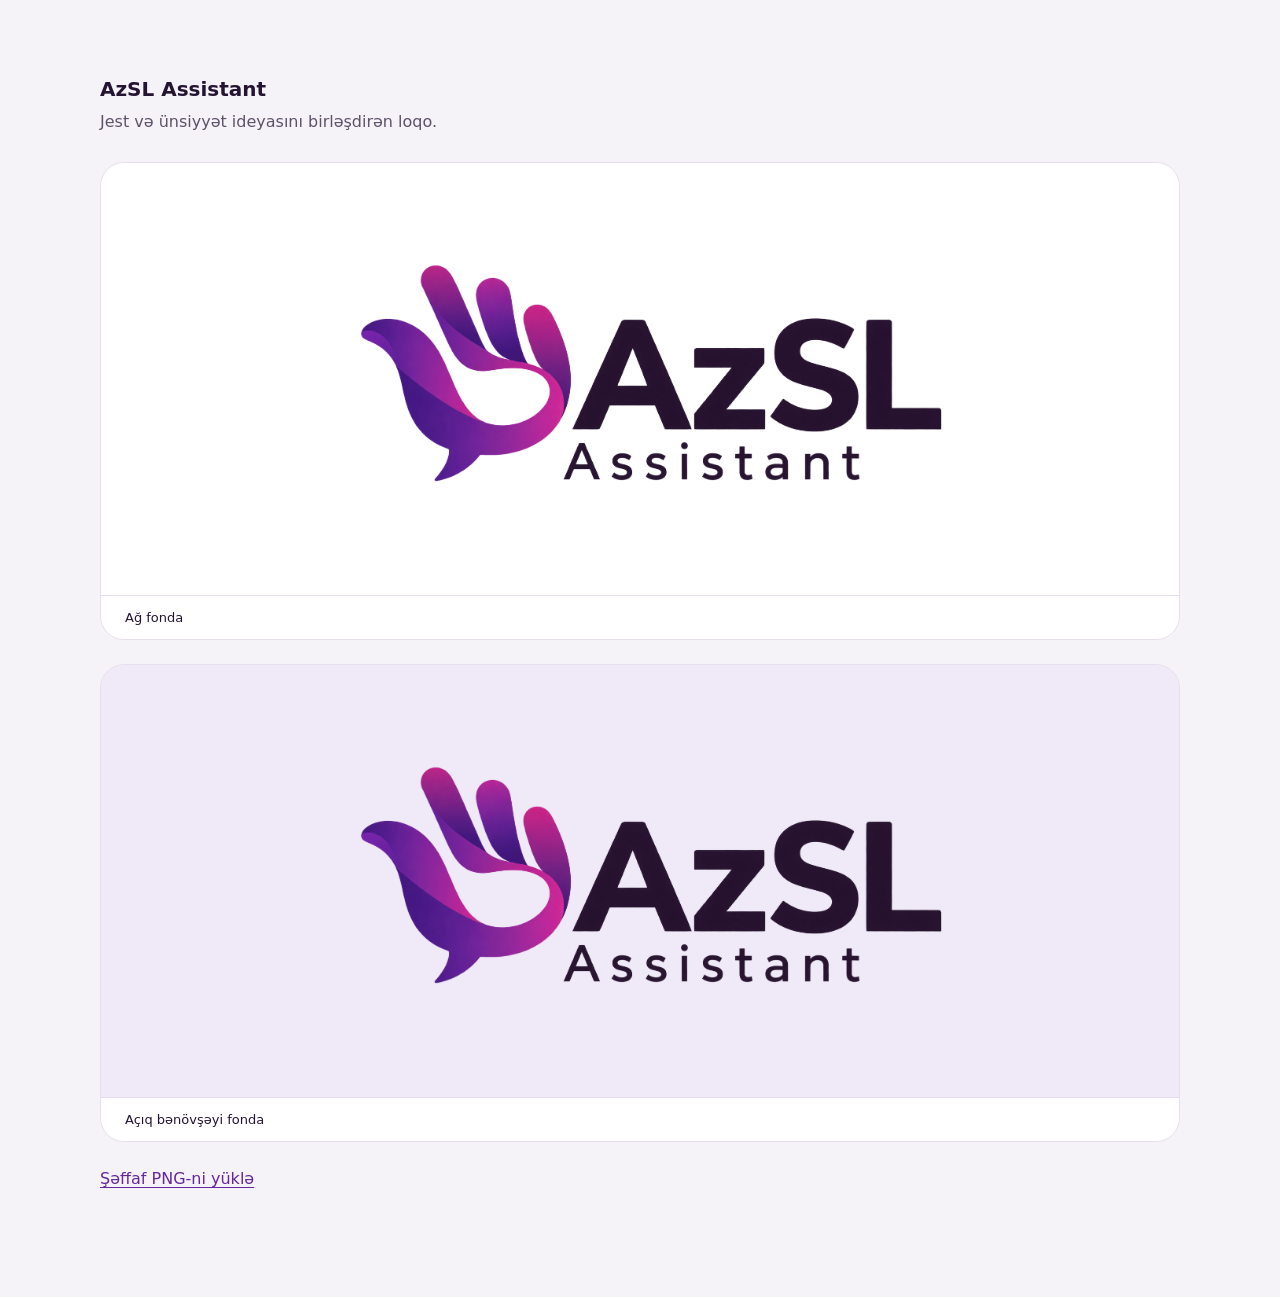
<file: sign-assistant/web/assets/brand/logo-preview-v1.html>
<!doctype html>
<!-- Owner: Codex (Brand/logo assets). -->
<html lang="az">
<head>
  <meta charset="utf-8">
  <meta name="viewport" content="width=device-width, initial-scale=1">
  <title>AzSL Assistant — Loqo</title>
  <style>
    * { box-sizing: border-box; }
    body { margin: 0; padding: clamp(24px, 6vw, 80px); font-family: system-ui, sans-serif; color: #241432; background: #f5f2f8; }
    main { max-width: 1080px; margin: auto; }
    h1 { font-size: 20px; font-weight: 600; margin: 0 0 8px; }
    p { margin: 0 0 28px; line-height: 1.6; color: #5e5268; }
    figure { margin: 0 0 24px; border: 1px solid #e7dfee; border-radius: 24px; overflow: hidden; }
    .surface { min-height: 220px; padding: clamp(16px, 5vw, 60px); display: flex; align-items: center; justify-content: center; background: #fff; }
    .soft .surface { background: #f0e9f7; }
    img { display: block; width: min(100%, 780px); height: auto; }
    figcaption { padding: 14px 24px; font-size: 13px; border-top: 1px solid #e7dfee; background: #fff; }
    a { color: #65269e; text-underline-offset: 3px; }
  </style>
</head>
<body>
  <main>
    <h1>AzSL Assistant</h1>
    <p>Jest və ünsiyyət ideyasını birləşdirən loqo.</p>
    <figure>
      <div class="surface"><img src="azsl-assistant-logo-v1.png" alt="AzSL Assistant: bənövşəyi jest və danışıq balonu simvolu" width="1983" height="793"></div>
      <figcaption>Ağ fonda</figcaption>
    </figure>
    <figure class="soft">
      <div class="surface"><img src="azsl-assistant-logo-v1.png" alt="AzSL Assistant loqosu açıq bənövşəyi fonda" width="1983" height="793"></div>
      <figcaption>Açıq bənövşəyi fonda</figcaption>
    </figure>
    <p><a href="azsl-assistant-logo-v1.png" download>Şəffaf PNG-ni yüklə</a></p>
  </main>
</body>
</html>
</file>
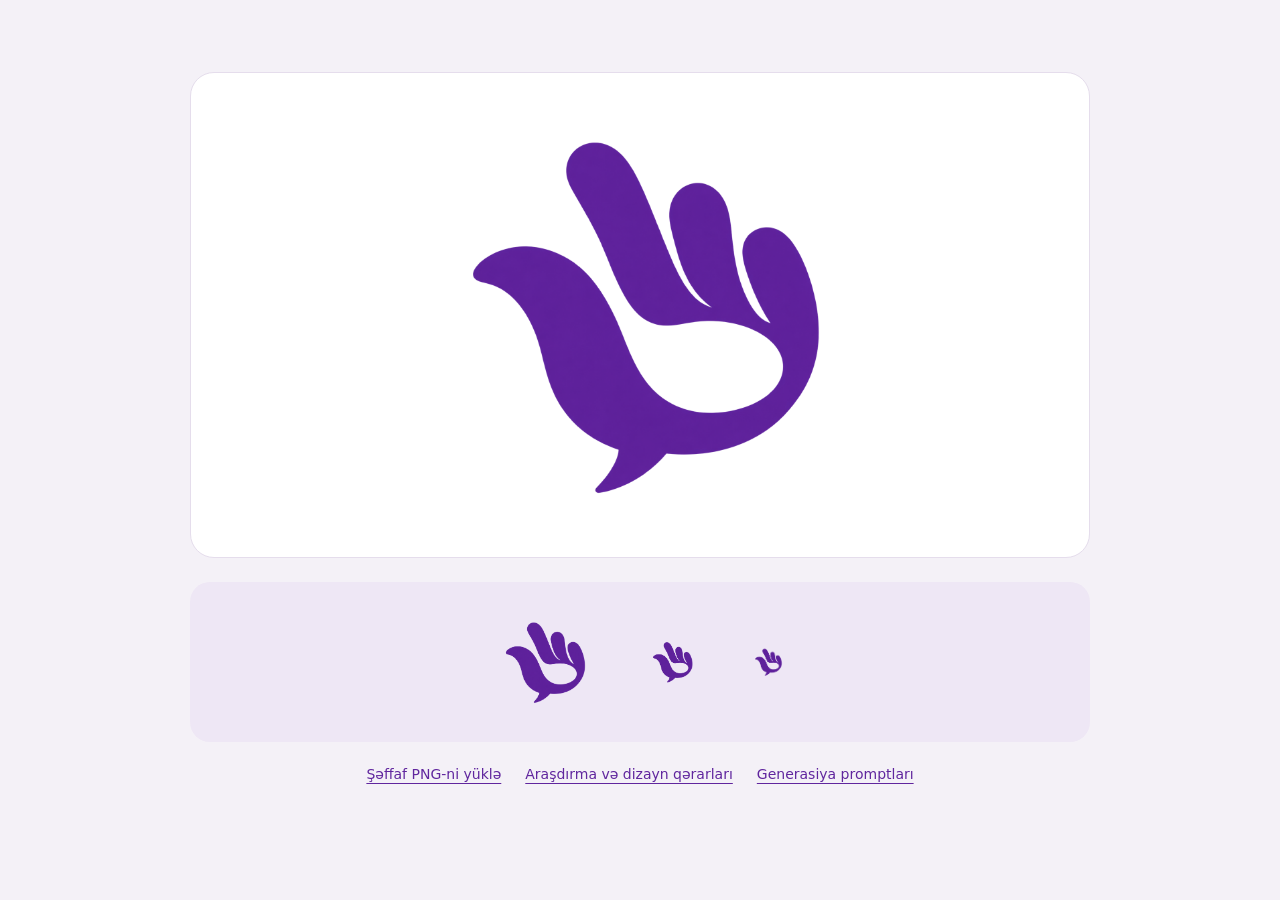
<file: sign-assistant/web/assets/brand/logo-preview-v2.html>
<!doctype html>
<!-- Owner: Codex (Brand/logo assets). -->
<html lang="az">
<head>
  <meta charset="utf-8">
  <meta name="viewport" content="width=device-width, initial-scale=1">
  <title>AzSL — Yazısız loqo</title>
  <style>
    * { box-sizing: border-box; }
    body { margin: 0; min-height: 100vh; padding: clamp(24px, 6vw, 72px); background: #f4f1f7; color: #241432; font-family: system-ui, sans-serif; }
    main { max-width: 900px; margin: auto; }
    .stage { display: grid; place-items: center; min-height: 480px; padding: 32px; background: #fff; border: 1px solid #e5ddec; border-radius: 24px; }
    .stage img { display: block; width: min(100%, 420px); height: auto; }
    .sizes { display: flex; align-items: center; justify-content: center; gap: clamp(20px, 5vw, 56px); margin-top: 24px; padding: 32px; background: #eee7f5; border-radius: 20px; }
    .sizes img { display: block; max-width: 100%; height: auto; }
    nav { display: flex; flex-wrap: wrap; justify-content: center; gap: 24px; margin-top: 24px; font-size: 14px; }
    a { color: #60269e; text-underline-offset: 4px; }
    @media (max-width: 480px) { .stage { min-height: 320px; padding: 20px; } }
  </style>
</head>
<body>
  <main>
    <div class="stage">
      <img src="azsl-assistant-symbol-v2.png" alt="Yazısız AzSL loqosu: bənövşəyi jest və danışıq balonu simvolu" width="1254" height="1254">
    </div>
    <div class="sizes" aria-label="Loqonun müxtəlif ölçülərdə görünüşü">
      <img src="azsl-assistant-symbol-v2.png" alt="96 piksel loqo" width="96" height="96">
      <img src="azsl-assistant-symbol-v2.png" alt="48 piksel loqo" width="48" height="48">
      <img src="azsl-assistant-symbol-v2.png" alt="32 piksel loqo" width="32" height="32">
    </div>
    <nav aria-label="Loqo faylları">
      <a href="azsl-assistant-symbol-v2.png" download>Şəffaf PNG-ni yüklə</a>
      <a href="logo-research-v2.md">Araşdırma və dizayn qərarları</a>
      <a href="imagegen-prompts-symbol-v2.txt">Generasiya promptları</a>
    </nav>
  </main>
</body>
</html>
</file>
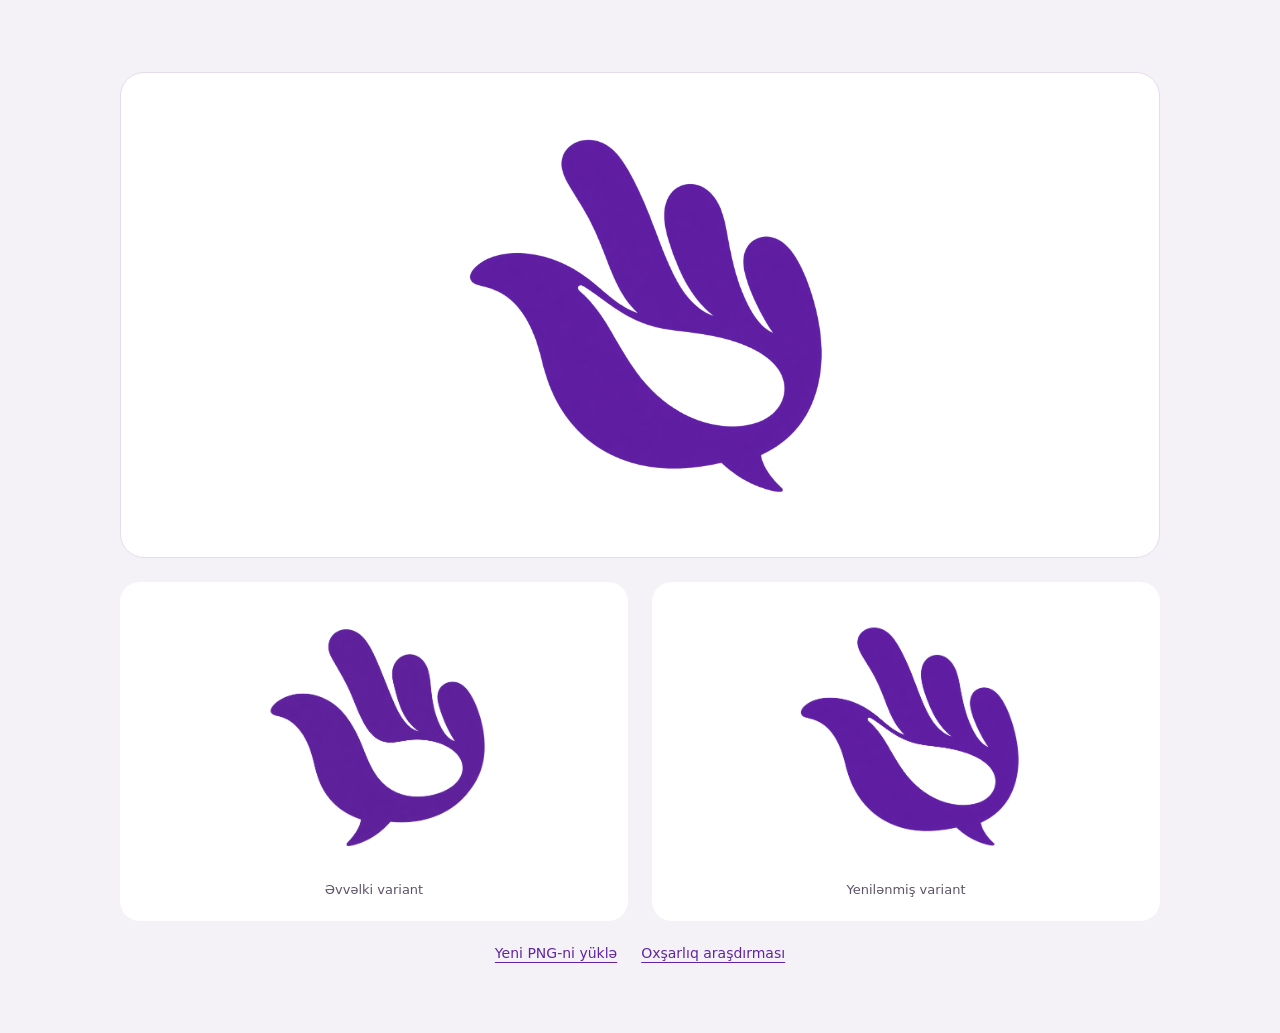
<file: sign-assistant/web/assets/brand/logo-preview-v3.html>
<!doctype html>
<!-- Owner: Codex (Brand/logo assets). -->
<html lang="az">
<head>
  <meta charset="utf-8">
  <meta name="viewport" content="width=device-width, initial-scale=1">
  <title>AzSL — Yenilənmiş yazısız loqo</title>
  <style>
    * { box-sizing: border-box; }
    body { margin: 0; min-height: 100vh; padding: clamp(24px, 6vw, 72px); background: #f4f1f7; color: #241432; font-family: system-ui, sans-serif; }
    main { max-width: 1040px; margin: auto; }
    .stage { display: grid; place-items: center; min-height: 460px; padding: 32px; background: #fff; border: 1px solid #e5ddec; border-radius: 24px; }
    .stage img { display: block; width: min(100%, 420px); height: auto; }
    .comparison { display: grid; grid-template-columns: repeat(2, minmax(0, 1fr)); gap: 24px; margin-top: 24px; }
    figure { margin: 0; padding: 24px; border-radius: 20px; background: #fff; }
    figure img { width: 100%; max-width: 260px; height: auto; display: block; margin: auto; }
    figcaption { font-size: 13px; text-align: center; margin-top: 16px; color: #5e5268; }
    nav { display: flex; flex-wrap: wrap; justify-content: center; gap: 24px; margin-top: 24px; font-size: 14px; }
    a { color: #60269e; text-underline-offset: 4px; }
    @media (max-width: 480px) { .stage { min-height: 320px; padding: 20px; } .comparison { gap: 12px; } figure { padding: 12px; } }
  </style>
</head>
<body>
  <main>
    <div class="stage">
      <img src="azsl-assistant-symbol-v3.png" alt="Yenilənmiş yazısız AzSL loqosu" width="1254" height="1254">
    </div>
    <div class="comparison">
      <figure><img src="azsl-assistant-symbol-v2.png" alt="Əvvəlki sadə bənövşəyi variant" width="1254" height="1254"><figcaption>Əvvəlki variant</figcaption></figure>
      <figure><img src="azsl-assistant-symbol-v3.png" alt="Yeni sadə bənövşəyi variant" width="1254" height="1254"><figcaption>Yenilənmiş variant</figcaption></figure>
    </div>
    <nav aria-label="Loqo faylları">
      <a href="azsl-assistant-symbol-v3.png" download>Yeni PNG-ni yüklə</a>
      <a href="logo-similarity-research-v3.md">Oxşarlıq araşdırması</a>
    </nav>
  </main>
</body>
</html>
</file>
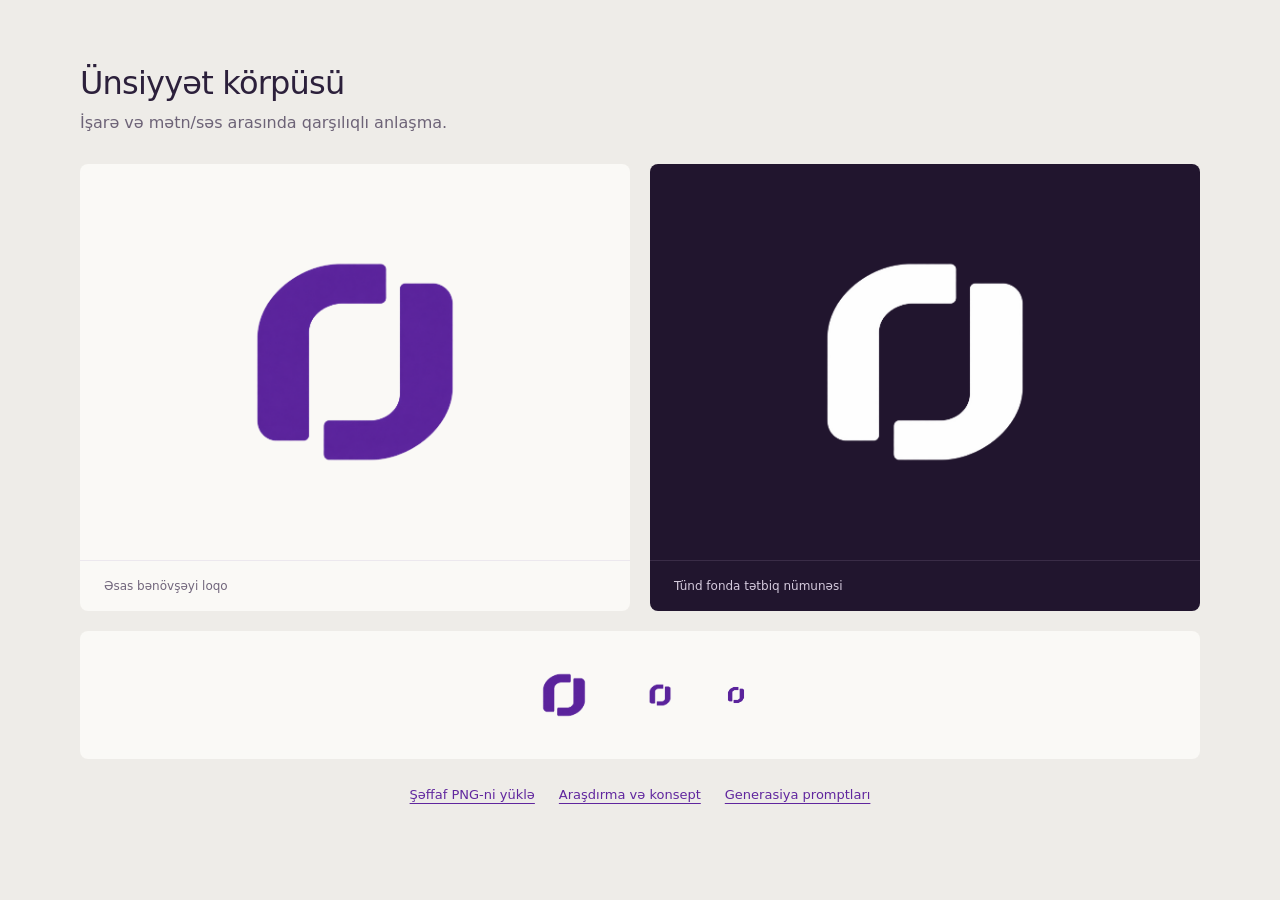
<file: sign-assistant/web/assets/brand/logo-preview-v4.html>
<!doctype html>
<!-- Owner: Codex (Brand/logo assets). -->
<html lang="az">
<head>
  <meta charset="utf-8">
  <meta name="viewport" content="width=device-width, initial-scale=1">
  <title>AzSL — Ünsiyyət körpüsü</title>
  <style>
    * { box-sizing: border-box; }
    body { margin: 0; padding: clamp(24px, 5vw, 72px); background: #eeece8; color: #2c203b; font-family: system-ui, sans-serif; }
    main { max-width: 1120px; margin: auto; }
    header { padding: 0 0 28px; }
    h1 { margin: 0 0 8px; font-size: clamp(22px, 3vw, 32px); font-weight: 500; letter-spacing: -.025em; }
    p { margin: 0; color: #6d6377; line-height: 1.6; }
    .pair { display: grid; grid-template-columns: 1fr 1fr; gap: 20px; }
    figure { margin: 0; min-width: 0; background: #faf9f6; border-radius: 8px; overflow: hidden; }
    .surface { min-height: 370px; padding: 48px; display: grid; place-items: center; }
    .surface img { display: block; width: min(100%, 300px); height: auto; }
    .night { background: #21152e; }
    .night img { filter: brightness(0) invert(1); }
    figcaption { padding: 18px 24px; color: #71667c; font-size: 12px; border-top: 1px solid #ece8ee; }
    .night figcaption { color: #d5cadd; border-color: #3a2c47; }
    .sizes { display: flex; align-items: center; justify-content: center; gap: 48px; padding: 32px; background: #faf9f6; margin-top: 20px; border-radius: 8px; }
    .sizes img { display: block; height: auto; }
    nav { margin-top: 28px; display: flex; justify-content: center; flex-wrap: wrap; gap: 24px; font-size: 13px; }
    a { color: #60269e; text-underline-offset: 4px; }
    @media(max-width:640px) { .pair { grid-template-columns: 1fr; } .surface { min-height: 320px; padding: 32px; } .sizes { gap: 28px; } }
  </style>
</head>
<body>
  <main>
    <header><h1>Ünsiyyət körpüsü</h1><p>İşarə və mətn/səs arasında qarşılıqlı anlaşma.</p></header>
    <div class="pair">
      <figure>
        <div class="surface"><img src="azsl-communication-bridge-v4.png" alt="AzSL yazısız loqosu: iki açıq bənövşəyi ünsiyyət yolu" width="1254" height="1254"></div>
        <figcaption>Əsas bənövşəyi loqo</figcaption>
      </figure>
      <figure class="night">
        <div class="surface"><img src="azsl-communication-bridge-v4.png" alt="AzSL loqosunun tünd fonda ağ tətbiq nümunəsi" width="1254" height="1254"></div>
        <figcaption>Tünd fonda tətbiq nümunəsi</figcaption>
      </figure>
    </div>
    <div class="sizes" aria-label="Kiçik ölçülərdə görünüş">
      <img src="azsl-communication-bridge-v4.png" alt="64 piksel loqo" width="64" height="64">
      <img src="azsl-communication-bridge-v4.png" alt="32 piksel loqo" width="32" height="32">
      <img src="azsl-communication-bridge-v4.png" alt="24 piksel loqo" width="24" height="24">
    </div>
    <nav aria-label="Loqo faylları">
      <a href="azsl-communication-bridge-v4.png" download>Şəffaf PNG-ni yüklə</a>
      <a href="logo-research-v4.md">Araşdırma və konsept</a>
      <a href="imagegen-prompts-v4.txt">Generasiya promptları</a>
    </nav>
  </main>
</body>
</html>
</file>
<file: sign-assistant/web/style.css>
/* Owner: B (Frontend). Aven design system, shared by index.html (Direction A), signs.html (Direction B) and stt_test.html.
   Built on the structure of Project V7 (Kursolog) and University App (AZMİU):
     1. tokens: --kd-* (the same names as both projects) + --av-* (Aven, like --az-* there), light and dark
        (:root[data-theme="dark"], set before the first paint by the inline script in each page's <head>)
     2. fonts and base   3. shell: top bar, header, footer   4. components: buttons, cards, fields, alerts
     5. Direction A   6. Direction B   7. STT test page   8. phone, landscape phone, tablet, laptop/projector
     9. motion, contrast
   Users: deaf signers and the hearing people they talk to, at a service desk, on a laptop or a phone at arm's length.
   Not tiring: no pure white page and no pure black text, one brand colour (the logo's purple) used sparingly,
   status shown with tinted colours + an icon + text instead of big solid blocks that flash on every sign,
   large type, a calm dark theme, little motion and none with "reduce motion". */

/* ==================== 1. TOKENS ==================== */
:root {
  /* shared design tokens (--kd-*): neutrals carry a little of the brand hue, as in Project V7 */
  --kd-ink: #211B2E;
  --kd-body: #4F4860;
  --kd-muted: #6B6380;
  --kd-nav: #453E55;
  --kd-line: #E7E3F0;
  --kd-line-soft: #DAD4E8;
  --kd-primary: #5B2BA6;
  --kd-primary-strong: #4A2188;
  --kd-primary-ink: #5B2BA6;
  --kd-deep: #241432;
  --kd-tint: #F4F1FA;
  --kd-tint-strong: #EAE3F8;
  --kd-display: "Archivo", "Segoe UI", system-ui, sans-serif;
  --kd-sans: "Onest", "Segoe UI", system-ui, -apple-system, Roboto, sans-serif;

  /* Aven tokens (--av-*): surfaces, status triples (colour / tint / ink, as in University App) */
  --av-bg: #F6F5FA;
  --av-surface: #FFFFFF;
  --av-raised: #FFFFFF;
  --av-surface-soft: #F3F1F8;
  --av-on-tint: #3D1C70;
  --av-ok: #0E9F6E;
  --av-ok-tint: #DDF5EA;
  --av-ok-ink: #046C4E;
  --av-warn: #D97706;
  --av-warn-tint: #FDF1D8;
  --av-warn-ink: #8A4B08;
  --av-bad: #D92D20;
  --av-bad-tint: #FDE8E7;
  --av-bad-ink: #B42318;
  --av-shadow-soft: 0 1px 2px rgb(36 20 50 / 5%);
  --av-shadow: 0 10px 28px rgb(36 20 50 / 8%);
  --av-topbar-bg: #241432;
  --av-topbar-text: rgb(255 255 255 / 88%);
  --av-stage-bg: #100D16;
  --av-mark-bg: linear-gradient(140deg, #7A45D0 0%, #5B2BA6 55%, #44207A 100%);

  --motion-fast: 120ms;
  --motion-base: 180ms;
  --ease-standard: cubic-bezier(0.2, 0, 0, 1);
  --radius-sm: 8px;
  --radius-md: 12px;
  --radius-lg: 16px;
  --radius-xl: 20px;
  --page-max: 1240px;
  --gutter: 24px;

  /* status icons for the pill (CSS masks: the pill's text is written by app.js, so no markup can go inside) */
  --ic-hand: url("data:image/svg+xml,%3Csvg xmlns='http://www.w3.org/2000/svg' viewBox='0 0 24 24' fill='none' stroke='black' stroke-width='2.1' stroke-linecap='round' stroke-linejoin='round'%3E%3Cpath d='M8 15V5.5a1.5 1.5 0 0 1 3 0V12M11 11.5V4a1.5 1.5 0 0 1 3 0v7.5M14 11.5V6a1.5 1.5 0 0 1 3 0v6.5M17 12.5V9a1.5 1.5 0 0 1 3 0v5.5a7.5 7.5 0 0 1-7.5 7.5H12a6.5 6.5 0 0 1-5-2.4l-3.2-4a1.7 1.7 0 0 1 2.6-2.2L8 15'/%3E%3C/svg%3E");
  --ic-loader: url("data:image/svg+xml,%3Csvg xmlns='http://www.w3.org/2000/svg' viewBox='0 0 24 24' fill='none' stroke='black' stroke-width='2.4' stroke-linecap='round'%3E%3Cpath d='M12 3a9 9 0 1 0 9 9'/%3E%3C/svg%3E");
  --ic-dot: url("data:image/svg+xml,%3Csvg xmlns='http://www.w3.org/2000/svg' viewBox='0 0 24 24'%3E%3Ccircle cx='12' cy='12' r='7' fill='black'/%3E%3C/svg%3E");
  --ic-check: url("data:image/svg+xml,%3Csvg xmlns='http://www.w3.org/2000/svg' viewBox='0 0 24 24' fill='none' stroke='black' stroke-width='2.6' stroke-linecap='round' stroke-linejoin='round'%3E%3Cpath d='M5 12.5l4.5 4.5L19 7.5'/%3E%3C/svg%3E");
  --ic-help: url("data:image/svg+xml,%3Csvg xmlns='http://www.w3.org/2000/svg' viewBox='0 0 24 24' fill='none' stroke='black' stroke-width='2.2' stroke-linecap='round' stroke-linejoin='round'%3E%3Ccircle cx='12' cy='12' r='9'/%3E%3Cpath d='M9.6 9.3a2.5 2.5 0 0 1 4.8.9c0 1.6-2.4 2.2-2.4 3.8M12 17.2h.01'/%3E%3C/svg%3E");
  --ic-alert: url("data:image/svg+xml,%3Csvg xmlns='http://www.w3.org/2000/svg' viewBox='0 0 24 24' fill='none' stroke='black' stroke-width='2.2' stroke-linecap='round' stroke-linejoin='round'%3E%3Cpath d='M12 3.8 2.6 19.8h18.8zM12 10v4.4M12 17h.01'/%3E%3C/svg%3E");

  color-scheme: light;
}

/* Dark: plum-tinted greys instead of black, off-white text (less halation), lighter purple for text on dark */
:root[data-theme="dark"] {
  --kd-ink: #ECE8F4;
  --kd-body: #C3BCD3;
  --kd-muted: #A79FBA;
  --kd-nav: #D3CCE2;
  --kd-line: rgb(255 255 255 / 9%);
  --kd-line-soft: rgb(255 255 255 / 15%);
  --kd-primary: #7B4FD6;
  --kd-primary-strong: #6A3FC4;
  --kd-primary-ink: #C1ADF5;
  --kd-tint: rgb(255 255 255 / 5%);
  --kd-tint-strong: rgb(123 79 214 / 24%);

  --av-bg: #121019;
  --av-surface: #1B1824;
  --av-raised: #26222F;
  --av-surface-soft: #17141F;
  --av-on-tint: #DCD0FA;
  --av-ok: #34D399;
  --av-ok-tint: rgb(52 211 153 / 14%);
  --av-ok-ink: #7EE2B8;
  --av-warn: #F5A524;
  --av-warn-tint: rgb(245 165 36 / 14%);
  --av-warn-ink: #FCCB6E;
  --av-bad: #F87171;
  --av-bad-tint: rgb(248 113 113 / 14%);
  --av-bad-ink: #FCA5A5;
  --av-shadow-soft: 0 1px 2px rgb(0 0 0 / 30%);
  --av-shadow: 0 10px 28px rgb(0 0 0 / 35%);
  --av-topbar-bg: #0B0911;
  --av-topbar-text: rgb(255 255 255 / 80%);
  --av-stage-bg: #08070B;
  --av-mark-bg: linear-gradient(140deg, #8A5BE0 0%, #6A3FC4 55%, #4E2694 100%);

  color-scheme: dark;
}

/* High contrast (ui.js, "Aa" panel): darker text and lines, stronger status inks, 2 px borders below */
:root[data-contrast="high"] {
  --kd-ink: #120E1A;
  --kd-body: #211B2E;
  --kd-muted: #362F44;
  --kd-nav: #211B2E;
  --kd-line: #6B6380;
  --kd-line-soft: #4F4860;
  --kd-primary: #4A2188;
  --kd-primary-strong: #3A1A6C;
  --kd-primary-ink: #3D1C70;
  --av-bg: #FFFFFF;
  --av-surface-soft: #F1EEF7;
  --av-ok-ink: #03543B;
  --av-warn-ink: #6B3A05;
  --av-bad-ink: #8F1C13;
}

:root[data-theme="dark"][data-contrast="high"] {
  --kd-ink: #FFFFFF;
  --kd-body: #F1ECFA;
  --kd-muted: #DCD4EA;
  --kd-nav: #FFFFFF;
  --kd-line: rgb(255 255 255 / 45%);
  --kd-line-soft: rgb(255 255 255 / 62%);
  --kd-primary: #6A3FC4;
  --kd-primary-strong: #5B33AE;
  --kd-primary-ink: #DCCFFF;
  --av-bg: #08070B;
  --av-surface: #121019;
  --av-raised: #1E1A28;
  --av-surface-soft: #100D16;
  --av-ok-ink: #A7F3D0;
  --av-warn-ink: #FDE68A;
  --av-bad-ink: #FECACA;
}

/* ==================== 2. FONTS AND BASE ==================== */
/* Archivo (headings) and Onest (text): the University App's Azerbaijani subsets, where Ə ə and İ ı are the fonts'
   own glyphs. SIL Open Font License 1.1, see fonts/OFL.txt. Other Latin letters fall back to the system font. */
@font-face {
  font-family: "Archivo";
  font-style: normal;
  font-weight: 500 800;
  font-display: swap;
  src: url("fonts/archivo-az.woff2") format("woff2");
  unicode-range: U+0000-00FF, U+011E-011F, U+0130-0131, U+0152-0153, U+015E-015F, U+018F, U+0259, U+02BB-02BC, U+02C6, U+02DA, U+02DC, U+0304, U+0308, U+0329, U+2000-206F, U+20AC, U+20BC, U+2116, U+2122, U+2191, U+2193, U+2212, U+2215, U+FEFF, U+FFFD;
}

@font-face {
  font-family: "Onest";
  font-style: normal;
  font-weight: 100 900;
  font-display: swap;
  src: url("fonts/onest-az.woff2") format("woff2");
  unicode-range: U+0000-00FF, U+011E-011F, U+0130-0131, U+0152-0153, U+015E-015F, U+018F, U+0259, U+02BB-02BC, U+02C6, U+02DA, U+02DC, U+0304, U+0308, U+0329, U+2000-206F, U+20AC, U+20BC, U+2116, U+2122, U+2191, U+2193, U+2212, U+2215, U+FEFF, U+FFFD;
}

*, *::before, *::after { box-sizing: border-box; }

/* Author display rules (.btn, .card...) must not undo the hidden attribute that app.js and signs.js toggle */
[hidden] { display: none !important; }

/* Text size (ui.js, "Aa" panel): every size is in rem, so one factor scales the whole page */
:root { --text-scale: 1; }
:root[data-text="1"] { --text-scale: 1.12; }
:root[data-text="2"] { --text-scale: 1.25; }

html {
  font-size: calc(106.25% * var(--text-scale));
  -webkit-text-size-adjust: 100%;
  text-size-adjust: 100%;
}

body {
  margin: 0;
  min-height: 100vh;
  min-height: 100dvh;
  display: flex;
  flex-direction: column;
  background: var(--av-bg);
  color: var(--kd-ink);
  font-family: var(--kd-sans);
  font-size: 1rem;
  line-height: 1.55;
  -webkit-font-smoothing: antialiased;
  overflow-x: clip;
}

h1, h2, h3 {
  margin: 0;
  font-family: var(--kd-display);
  font-weight: 700;
  line-height: 1.2;
  letter-spacing: -0.01em;
}

p, ol, ul { margin: 0; }

a {
  color: var(--kd-primary-ink);
  text-decoration-thickness: 1px;
  text-underline-offset: 3px;
}

a:hover { text-decoration-thickness: 2px; }

button, input, select, textarea { font: inherit; color: inherit; }

:focus-visible {
  outline: 3px solid color-mix(in srgb, var(--kd-primary) 55%, transparent);
  outline-offset: 2px;
}

main:focus { outline: none; }

::selection { background: color-mix(in srgb, var(--kd-primary) 24%, transparent); }

.sr-only {
  position: absolute;
  width: 1px;
  height: 1px;
  margin: -1px;
  padding: 0;
  overflow: hidden;
  clip: rect(0 0 0 0);
  white-space: nowrap;
  border: 0;
}

.sprite { position: absolute; width: 0; height: 0; overflow: hidden; }

.ic {
  width: 1.15em;
  height: 1.15em;
  flex: none;
  fill: none;
  stroke: currentColor;
  stroke-width: 2;
  stroke-linecap: round;
  stroke-linejoin: round;
}

/* app.js writes "ok" / "bad" / "note bad" into className; these keep their meaning on any element */
.ok { color: var(--av-ok-ink); }
.bad { color: var(--av-bad-ink); }

.note { font-size: 0.9rem; line-height: 1.5; color: var(--kd-muted); }
.note.bad { color: var(--av-bad-ink); font-weight: 600; }
.note:empty, .status:empty { display: none; }

/* ==================== 3. SHELL ==================== */
.skip {
  position: absolute;
  left: 12px;
  top: -80px;
  z-index: 60;
  padding: 10px 16px;
  border-radius: var(--radius-md);
  background: var(--kd-primary);
  color: #fff;
  font-weight: 700;
  text-decoration: none;
  transition: top var(--motion-fast) var(--ease-standard);
}

.skip:focus { top: 10px; }

/* Disclaimer: the University App's thin top bar. Not sticky and never amber: amber is kept for "Əmin deyiləm". */
.topbar {
  background: var(--av-topbar-bg);
  color: var(--av-topbar-text);
  font-size: 0.86rem;
  line-height: 1.45;
}

.topbar-inner {
  display: flex;
  align-items: flex-start;
  justify-content: center;
  gap: 10px;
  max-width: var(--page-max);
  margin: 0 auto;
  padding: 9px var(--gutter);
}

.topbar .ic { margin-top: 0.12em; color: #CDB8FF; }
.topbar b { color: #fff; font-weight: 700; }

.header {
  position: sticky;
  top: 0;
  z-index: 30;
  background: color-mix(in srgb, var(--av-surface) 88%, transparent);
  -webkit-backdrop-filter: blur(12px);
  backdrop-filter: blur(12px);
  border-bottom: 1px solid var(--kd-line);
}

.header-inner {
  display: flex;
  align-items: center;
  gap: 16px;
  max-width: var(--page-max);
  min-height: 68px;
  margin: 0 auto;
  padding: 10px var(--gutter);
}

/* Logo: a tile with the brand mark (web/assets/brand/azsl-communication-bridge-v4.png redrawn as SVG) + name + slogan */
.logo {
  display: inline-flex;
  align-items: center;
  gap: 11px;
  flex: none;
  border-radius: var(--radius-md);
  color: var(--kd-ink);
  text-decoration: none;
}

.logo-mark {
  display: grid;
  place-items: center;
  width: 40px;
  height: 40px;
  flex: none;
  border-radius: 12px;
  background: var(--av-mark-bg);
  color: #fff;
  box-shadow: 0 6px 16px rgb(91 43 166 / 24%);
}

.logo-mark svg { width: 23px; height: 23px; fill: currentColor; }

.logo-text { display: flex; flex-direction: column; line-height: 1.1; }
.logo-text b { font-family: var(--kd-display); font-size: 1.3rem; font-weight: 800; letter-spacing: -0.01em; }
.logo-text small { margin-top: 2px; font-size: 0.7rem; font-weight: 600; letter-spacing: 0.03em; color: var(--kd-muted); }

/* The two directions as a segmented switch (University App's .az-nav): the current page is a raised segment */
.modes {
  display: flex;
  gap: 4px;
  margin-inline: auto;
  padding: 4px;
  border: 1px solid var(--kd-line);
  border-radius: 16px;
  background: var(--av-surface-soft);
}

.modes a {
  position: relative;
  display: inline-flex;
  align-items: center;
  justify-content: center;
  gap: 8px;
  min-height: 44px;
  padding: 0 18px;
  border-radius: 12px;
  color: var(--kd-nav);
  font-size: 0.94rem;
  font-weight: 700;
  text-decoration: none;
  white-space: nowrap;
  -webkit-tap-highlight-color: transparent;
  transition: background-color var(--motion-base), color var(--motion-base), box-shadow var(--motion-base);
}

.modes a:hover { color: var(--kd-primary-ink); }

.modes a[aria-current="page"] {
  background: var(--av-raised);
  color: var(--kd-primary-ink);
  box-shadow: var(--av-shadow-soft), 0 0 0 1px var(--kd-line-soft);
}

.modes .ic { width: 1.25em; height: 1.25em; }

/* Header tools: language, display settings ("Aa") and theme, round 44 px buttons as in University App */
.header-tools { display: flex; align-items: center; gap: 8px; flex: none; }

.tool-btn,
.theme-toggle {
  position: relative;
  display: inline-flex;
  align-items: center;
  justify-content: center;
  gap: 6px;
  min-width: 44px;
  height: 44px;
  flex: none;
  padding: 0 12px;
  border: 1px solid var(--kd-line-soft);
  border-radius: 999px;
  background: var(--av-raised);
  color: var(--kd-ink);
  font-weight: 800;
  font-size: 0.86rem;
  letter-spacing: 0.04em;
  cursor: pointer;
  list-style: none;
  -webkit-tap-highlight-color: transparent;
  transition: background-color var(--motion-base), border-color var(--motion-base);
}

.theme-toggle { width: 44px; padding: 0; }
.tool-btn::-webkit-details-marker { display: none; }
.tool-btn:hover,
.theme-toggle:hover { background: var(--kd-tint); border-color: color-mix(in srgb, var(--kd-primary) 45%, var(--kd-line-soft)); }
.tool-btn .ic,
.theme-toggle .ic { width: 20px; height: 20px; }
.tool-btn .aa { font-family: var(--kd-display); font-size: 1.05rem; letter-spacing: 0; }
.theme-toggle .i-sun,
:root[data-theme="dark"] .theme-toggle .i-moon { display: none; }
:root[data-theme="dark"] .theme-toggle .i-sun { display: block; }

/* Display settings panel under the "Aa" button: text size and contrast */
.prefs { position: relative; }
.prefs[open] > .tool-btn { background: var(--kd-tint-strong); border-color: color-mix(in srgb, var(--kd-primary) 55%, transparent); color: var(--av-on-tint); }

.prefs-panel {
  position: absolute;
  top: calc(100% + 8px);
  right: 0;
  z-index: 40;
  display: grid;
  gap: 12px;
  width: min(280px, calc(100vw - 32px));
  padding: 16px;
  border: 1px solid var(--kd-line);
  border-radius: var(--radius-lg);
  background: var(--av-surface);
  color: var(--kd-ink);
  box-shadow: var(--av-shadow);
}

.prefs-title { font-size: 0.82rem; font-weight: 700; letter-spacing: 0.04em; text-transform: uppercase; color: var(--kd-muted); }

.seg {
  display: flex;
  gap: 4px;
  padding: 4px;
  border: 1px solid var(--kd-line);
  border-radius: 12px;
  background: var(--av-surface-soft);
}

.seg button {
  flex: 1 1 0;
  min-height: 40px;
  border: 0;
  border-radius: 9px;
  background: transparent;
  color: var(--kd-nav);
  font-family: var(--kd-display);
  font-weight: 700;
  cursor: pointer;
}

.seg button:nth-child(1) { font-size: 0.9rem; }
.seg button:nth-child(2) { font-size: 1.05rem; }
.seg button:nth-child(3) { font-size: 1.2rem; }
.seg button[aria-pressed="true"] { background: var(--av-raised); color: var(--kd-primary-ink); box-shadow: var(--av-shadow-soft), 0 0 0 1px var(--kd-line-soft); }

.switch {
  display: flex;
  align-items: center;
  justify-content: space-between;
  gap: 12px;
  min-height: 44px;
  font-weight: 600;
  cursor: pointer;
}

.switch input {
  appearance: none;
  position: relative;
  flex: none;
  width: 48px;
  height: 28px;
  min-height: 0;
  margin: 0;
  padding: 0;
  border: 0;
  border-radius: 999px;
  background: var(--kd-line-soft);
  cursor: pointer;
  transition: background-color var(--motion-base);
}

.switch input::before {
  content: "";
  position: absolute;
  top: 3px;
  left: 3px;
  width: 22px;
  height: 22px;
  border-radius: 50%;
  background: #fff;
  box-shadow: 0 1px 2px rgb(0 0 0 / 25%);
  transition: transform var(--motion-base) var(--ease-standard);
}

.switch input:checked { background: var(--kd-primary); }
.switch input:checked::before { transform: translateX(20px); }

.page {
  flex: 1 0 auto;
  width: 100%;
  max-width: var(--page-max);
  margin: 0 auto;
  padding: 24px var(--gutter) 40px;
}

.footer {
  border-top: 1px solid var(--kd-line);
  background: var(--av-surface-soft);
  color: var(--kd-body);
  font-size: 0.88rem;
}

.footer-inner {
  display: grid;
  gap: 14px;
  max-width: var(--page-max);
  margin: 0 auto;
  padding: 20px var(--gutter) calc(28px + env(safe-area-inset-bottom, 0px));
}

.footer a { font-weight: 600; }
.credit { max-width: 90ch; line-height: 1.6; }

/* System state (models, camera fps, server): small pills; app.js replaces their className with ok / bad */
.sys { display: flex; flex-wrap: wrap; gap: 8px; }

.sys > span {
  display: inline-flex;
  align-items: center;
  gap: 8px;
  min-height: 32px;
  padding: 4px 12px;
  border: 1px solid var(--kd-line);
  border-radius: 999px;
  background: var(--av-raised);
  color: var(--kd-body);
  font-size: 0.82rem;
  font-weight: 600;
  line-height: 1.3;
}

.sys > span::before {
  content: "";
  width: 8px;
  height: 8px;
  flex: none;
  border-radius: 50%;
  background: var(--kd-line-soft);
}

.sys > .ok { border-color: transparent; background: var(--av-ok-tint); color: var(--av-ok-ink); }
.sys > .ok::before { background: var(--av-ok); }
.sys > .bad { border-color: transparent; background: var(--av-bad-tint); color: var(--av-bad-ink); }
.sys > .bad::before { background: var(--av-bad); }

/* ==================== 4. COMPONENTS ==================== */
.btn {
  --spin: #fff;
  position: relative;
  display: inline-flex;
  align-items: center;
  justify-content: center;
  gap: 9px;
  min-height: 48px;
  padding: 0 20px;
  border: 1px solid transparent;
  border-radius: 14px;
  background: var(--kd-primary);
  color: #fff;
  font-family: var(--kd-sans);
  font-size: 1rem;
  font-weight: 700;
  line-height: 1.2;
  white-space: nowrap;
  cursor: pointer;
  touch-action: manipulation;
  -webkit-tap-highlight-color: transparent;
  transition: background-color var(--motion-base), border-color var(--motion-base), color var(--motion-base), opacity var(--motion-base);
}

.btn .ic { width: 1.2em; height: 1.2em; }
.btn:hover:not(:disabled) { background: var(--kd-primary-strong); }
.btn:disabled { opacity: 0.42; cursor: not-allowed; }

.btn-ghost {
  --spin: var(--kd-primary-ink);
  background: var(--av-raised);
  color: var(--kd-ink);
  border-color: var(--kd-line-soft);
}

.btn-ghost:hover:not(:disabled) {
  background: var(--kd-tint);
  border-color: color-mix(in srgb, var(--kd-primary) 45%, var(--kd-line-soft));
  color: var(--kd-primary-ink);
}

.btn-lg { min-height: 56px; padding: 0 24px; border-radius: 16px; font-size: 1.06rem; }
.btn-sm { min-height: 40px; padding: 0 14px; border-radius: 12px; font-size: 0.92rem; }
.btn-block { width: 100%; }

/* Touch feedback (University App, "Toxunuş"): ui.js adds a ripple at the press point; the button never shrinks */
.ripple-host {
  position: absolute;
  inset: 0;
  overflow: hidden;
  border-radius: inherit;
  pointer-events: none;
}

.ripple {
  position: absolute;
  border-radius: 50%;
  background: currentColor;
  opacity: 0.22;
  transform: scale(0);
  animation: av-ripple 0.55s var(--ease-standard) forwards;
}

/* Shine (University App, "Parıltı"): light passes once over a filled button under the mouse */
.btn-primary { overflow: hidden; isolation: isolate; }

.btn-primary::after {
  content: "";
  position: absolute;
  inset: 0;
  z-index: -1;
  background: linear-gradient(110deg, transparent 30%, rgb(255 255 255 / 28%) 50%, transparent 70%);
  transform: translateX(-120%);
  pointer-events: none;
}

@media (hover: hover) and (pointer: fine) {
  .btn-primary:hover:not(:disabled)::after { transform: translateX(120%); transition: transform 0.7s var(--ease-standard); }
}

/* Busy (ui.js): the label stays in place but hidden, so the width does not jump; a ring turns in the middle */
.btn.is-busy { color: transparent !important; cursor: progress; }
.btn.is-busy:disabled { opacity: 1; }
.btn.is-busy > * { visibility: hidden; }

.btn.is-busy::before {
  content: "";
  position: absolute;
  left: 50%;
  top: 50%;
  width: 20px;
  height: 20px;
  margin: -10px 0 0 -10px;
  border: 2.5px solid color-mix(in srgb, var(--spin) 30%, transparent);
  border-top-color: var(--spin);
  border-radius: 50%;
  animation: av-spin 0.7s linear infinite;
}

.card {
  min-width: 0;
  border: 1px solid var(--kd-line);
  border-radius: var(--radius-xl);
  background: var(--av-surface);
  box-shadow: var(--av-shadow-soft);
}

.card-h {
  display: flex;
  flex-wrap: wrap;
  align-items: center;
  gap: 10px 12px;
  padding: 14px 18px;
  border-bottom: 1px solid var(--kd-line);
}

.card-h h2,
.card-h h1 {
  display: flex;
  align-items: center;
  gap: 9px;
  font-size: 1.08rem;
}

.card-h h2 .ic,
.card-h h1 .ic { color: var(--kd-primary-ink); }

.card-b { padding: 16px 18px 18px; }

/* Fields: 48 px high and at least 16 px text (iOS does not zoom in), soft focus ring */
input, select, textarea {
  min-height: 48px;
  padding: 10px 14px;
  border: 1px solid var(--kd-line-soft);
  border-radius: var(--radius-md);
  background: var(--av-raised);
  color: var(--kd-ink);
  transition: border-color var(--motion-base), box-shadow var(--motion-base);
}

textarea {
  display: block;
  width: 100%;
  min-height: 128px;
  padding: 12px 14px;
  line-height: 1.5;
  resize: vertical;
}

input::placeholder,
textarea::placeholder { color: var(--kd-muted); opacity: 0.85; }

input:focus-visible,
select:focus-visible,
textarea:focus-visible {
  outline: none;
  border-color: var(--kd-primary);
  box-shadow: 0 0 0 4px color-mix(in srgb, var(--kd-primary) 18%, transparent);
}

select {
  appearance: none;
  padding-right: 40px;
  background-image: url("data:image/svg+xml,%3Csvg xmlns='http://www.w3.org/2000/svg' viewBox='0 0 24 24' fill='none' stroke='%238A82A0' stroke-width='2.4' stroke-linecap='round' stroke-linejoin='round'%3E%3Cpath d='M6 9l6 6 6-6'/%3E%3C/svg%3E");
  background-repeat: no-repeat;
  background-position: right 12px center;
  background-size: 16px;
  cursor: pointer;
}

.field-label {
  display: flex;
  flex-wrap: wrap;
  align-items: baseline;
  gap: 2px 10px;
  margin-bottom: 10px;
  font-family: var(--kd-display);
  font-size: 1.08rem;
  font-weight: 700;
}

.hint { font-family: var(--kd-sans); font-size: 0.86rem; font-weight: 500; color: var(--kd-muted); }

.alert {
  display: flex;
  align-items: flex-start;
  gap: 10px;
  padding: 10px 14px;
  border-radius: var(--radius-md);
  font-size: 0.92rem;
  font-weight: 600;
  line-height: 1.45;
}

.alert .ic { margin-top: 0.1em; }
.alert.warn { background: var(--av-warn-tint); color: var(--av-warn-ink); }

/* Short notes with an icon (privacy, sources) */
.aside-note {
  display: flex;
  align-items: flex-start;
  gap: 8px;
  font-size: 0.88rem;
  line-height: 1.5;
  color: var(--kd-muted);
}

.aside-note .ic { margin-top: 0.15em; color: var(--kd-primary-ink); }
.aside-note.private .ic { color: var(--av-ok); }

/* ==================== 5. DIRECTION A (index.html) ==================== */
.page-a {
  display: grid;
  grid-template-columns: minmax(0, 1fr);
  gap: 16px;
  align-items: start;
}

.side { display: grid; gap: 16px; min-width: 0; }

.cam-card { padding: 12px; }

/* Status pill: the one place to look while signing. Tinted, never a solid block, so it does not flash.
   A block, not flex: the icon is inline before the first word, so a long message wraps under it instead of
   leaving the icon alone on a line; align-content centres the lines inside the reserved height. */
.pill {
  --pill-ic: var(--ic-hand);
  display: block;
  align-content: center;
  min-height: 80px;
  padding: 10px 18px;
  border: 2px solid var(--kd-line);
  border-radius: var(--radius-lg);
  background: var(--av-surface-soft);
  color: var(--kd-ink);
  font-family: var(--kd-display);
  font-size: 1.3rem;
  font-weight: 700;
  line-height: 1.25;
  text-align: center;
  text-wrap: balance;
  transition: background-color var(--motion-base), border-color var(--motion-base), color var(--motion-base);
}

.pill::before {
  content: "";
  display: inline-block;
  width: 1.05em;
  height: 1.05em;
  margin-right: 0.42em;
  vertical-align: -0.17em;
  background: currentColor;
  -webkit-mask: var(--pill-ic) center / contain no-repeat;
  mask: var(--pill-ic) center / contain no-repeat;
}

.pill small {
  display: block;
  margin-top: 3px;
  font-family: var(--kd-sans);
  font-size: 0.7em;
  font-weight: 600;
  line-height: 1.35;
}

.pill.wait { --pill-ic: var(--ic-loader); color: var(--kd-body); }
.pill.wait::before { animation: av-spin 1.1s linear infinite; }
.pill.idle { --pill-ic: var(--ic-hand); }

.pill.signing {
  --pill-ic: var(--ic-dot);
  border-color: color-mix(in srgb, var(--kd-primary) 55%, transparent);
  background: var(--kd-tint-strong);
  color: var(--av-on-tint);
}

.pill.signing::before { width: 0.75em; height: 0.75em; vertical-align: 0; animation: av-pulse 1.2s ease-in-out infinite; }

.pill.ok {
  --pill-ic: var(--ic-check);
  border-color: var(--av-ok);
  background: var(--av-ok-tint);
  color: var(--av-ok-ink);
  font-size: 1.6rem;
  letter-spacing: 0.01em;
}

.pill.abstain {
  --pill-ic: var(--ic-help);
  border-color: var(--av-warn);
  background: var(--av-warn-tint);
  color: var(--av-warn-ink);
  font-size: 1.12rem;
}

.pill.offline {
  --pill-ic: var(--ic-alert);
  border-color: var(--av-bad);
  background: var(--av-bad-tint);
  color: var(--av-bad-ink);
  font-size: 1.12rem;
}

/* Camera: the box takes the camera's own aspect ratio (4:3 laptop, 3:4 phone held upright; 4:3 until the camera
   starts), capped in height. Video and landmark canvas both use object-fit: contain in the same box, so the drawn
   points stay on the body whatever the box shape. Only the preview is mirrored; MediaPipe reads the unmirrored video. */
.stage {
  position: relative;
  width: 100%;
  margin: 12px auto 0;
  overflow: hidden;
  border-radius: var(--radius-lg);
  background: var(--av-stage-bg);
  transform: scaleX(-1);
}

.stage video {
  display: block;
  width: 100%;
  height: auto;
  aspect-ratio: auto 4 / 3;
  max-height: 60vh;
  max-height: 60svh;
  object-fit: contain;
}

.stage canvas {
  position: absolute;
  inset: 0;
  width: 100%;
  height: 100%;
  object-fit: contain;
  pointer-events: none;
}

.cam-card .aside-note { margin: 10px 4px 2px; }

/* Word buffer: an empty dashed tray with the three steps until the first word arrives */
.words {
  display: grid;
  align-content: start;
  gap: 12px;
  min-height: 112px;
  padding: 14px;
  border: 1.5px dashed var(--kd-line-soft);
  border-radius: var(--radius-lg);
  background: var(--av-surface-soft);
}

.words:has(.word-chips:not(:empty)) { border-style: solid; border-color: var(--kd-line); background: var(--av-surface); }
.words:has(.word-chips:not(:empty)) .steps { display: none; }

.word-chips {
  display: flex;
  flex-wrap: wrap;
  gap: 8px;
  padding: 0;
  list-style: none;
  counter-reset: word;
}

.word-chips:empty { display: none; }

.word-chips li {
  counter-increment: word;
  display: inline-flex;
  align-items: center;
  gap: 9px;
  min-height: 46px;
  padding: 6px 16px 6px 7px;
  border: 1px solid var(--kd-line-soft);
  border-radius: 999px;
  background: var(--av-raised);
  box-shadow: var(--av-shadow-soft);
  font-family: var(--kd-display);
  font-size: 1.08rem;
  font-weight: 700;
  letter-spacing: 0.01em;
}

.word-chips li::before {
  content: counter(word);
  display: grid;
  place-items: center;
  width: 30px;
  height: 30px;
  flex: none;
  border-radius: 50%;
  background: var(--kd-tint-strong);
  color: var(--av-on-tint);
  font-family: var(--kd-sans);
  font-size: 0.8rem;
  font-weight: 800;
  letter-spacing: 0;
}

/* The newest word: the one "Son sözü sil" removes */
.word-chips li:last-child { border-color: color-mix(in srgb, var(--kd-primary) 50%, var(--kd-line-soft)); }

.words > .note { font-size: 0.95rem; font-weight: 600; color: var(--kd-body); }
.words > .note.bad { color: var(--av-bad-ink); }

.steps {
  display: grid;
  gap: 8px;
  padding: 0;
  list-style: none;
  counter-reset: step;
}

.steps li {
  counter-increment: step;
  display: flex;
  align-items: flex-start;
  gap: 10px;
  font-size: 0.92rem;
  line-height: 1.45;
  color: var(--kd-body);
}

.steps li::before {
  content: counter(step);
  display: grid;
  place-items: center;
  width: 24px;
  height: 24px;
  flex: none;
  margin-top: -1px;
  border: 1px solid var(--kd-line-soft);
  border-radius: 50%;
  background: var(--av-raised);
  color: var(--kd-primary-ink);
  font-size: 0.78rem;
  font-weight: 800;
}

.actions {
  display: grid;
  grid-template-columns: 1fr 1fr;
  gap: 10px;
  margin-top: 14px;
}

.actions .btn-primary { grid-column: 1 / -1; }

/* Composed sentence: the largest text on the page, glosses always under it */
.sentence {
  font-family: var(--kd-display);
  font-size: 1.65rem;
  font-weight: 700;
  line-height: 1.3;
  letter-spacing: -0.01em;
  overflow-wrap: anywhere;
}

.glosses { margin-top: 10px; font-size: 0.95rem; color: var(--kd-muted); }
.assumptions { margin-top: 8px; padding-left: 1.2rem; font-size: 0.92rem; color: var(--kd-muted); }
.assumptions:empty { display: none; }
.sentence-card .alert { margin-top: 12px; }

/* Read aloud on its own row, Big screen and Copy side by side under it (as the word buttons above) */
.speak-row {
  display: grid;
  grid-template-columns: 1fr 1fr;
  gap: 10px;
  margin-top: 16px;
}

.speak-row .btn { padding-inline: 12px; }
.speak-row .btn-primary,
.speak-row .note { grid-column: 1 / -1; }
.speak-row .note:empty { display: none; }

/* Record mode (team only), folded in the footer */
.record-box {
  border: 1px solid var(--kd-line);
  border-radius: var(--radius-lg);
  background: var(--av-surface);
}

.record-box > summary {
  display: flex;
  align-items: center;
  gap: 10px;
  min-height: 48px;
  padding: 0 16px;
  border-radius: var(--radius-lg);
  color: var(--kd-nav);
  font-weight: 700;
  cursor: pointer;
  list-style: none;
}

.record-box > summary::-webkit-details-marker { display: none; }
.record-box > summary .chev { margin-left: auto; transition: transform var(--motion-base) var(--ease-standard); }
.record-box[open] > summary .chev { transform: rotate(180deg); }

.record {
  display: flex;
  flex-wrap: wrap;
  align-items: flex-end;
  gap: 12px 14px;
  min-width: 0;
  margin: 0;
  padding: 4px 16px 16px;
  border: 0;
}

.record label { display: grid; gap: 6px; font-size: 0.85rem; font-weight: 700; color: var(--kd-nav); }
.record input:invalid { border-color: var(--av-bad); }
#rec-status { flex-basis: 100%; font-weight: 600; }
#rec-status:empty { display: none; }

.card-h-tools { display: flex; flex-wrap: wrap; align-items: center; gap: 8px; margin-left: auto; }
.btn.is-copied { border-color: var(--av-ok); color: var(--av-ok-ink); }

/* Big screen (ui.js): the composed sentence fills the screen, to turn it towards the other person */
.bigscreen {
  width: 100%;
  height: 100%;
  max-width: none;
  max-height: none;
  margin: 0;
  padding: 40px 24px;
  border: 0;
  background: var(--av-surface);
  color: var(--kd-ink);
}

.bigscreen[open] {
  display: flex;
  flex-direction: column;
  align-items: center;
  justify-content: center;
  gap: 28px;
  text-align: center;
}

.bigscreen::backdrop { background: var(--av-surface); }

.bigscreen-text {
  max-width: 22ch;
  font-family: var(--kd-display);
  font-size: clamp(2.4rem, 7.5vw, 7.5rem);
  font-weight: 800;
  line-height: 1.15;
  letter-spacing: -0.01em;
  overflow-wrap: anywhere;
}

.bigscreen-sub { max-width: 60ch; font-size: clamp(1rem, 2vw, 1.5rem); color: var(--kd-muted); }
.bigscreen-tools { position: absolute; top: 16px; right: 16px; display: flex; gap: 8px; }
.bigscreen-body { display: grid; justify-items: center; gap: 28px; transition: transform var(--motion-base) var(--ease-standard); }
.bigscreen.is-flipped .bigscreen-body { transform: rotate(180deg); }
.bigscreen [data-bigscreen-flip][aria-pressed="true"] { background: var(--kd-tint-strong); color: var(--av-on-tint); }

/* Conversation history of this session (ui.js, sessionStorage) */
.history-list { display: grid; gap: 10px; margin: 0; padding: 0; list-style: none; }

.history-list li {
  display: grid;
  grid-template-columns: auto minmax(0, 1fr) auto;
  align-items: start;
  gap: 2px 12px;
  padding: 12px 12px 12px 14px;
  border: 1px solid var(--kd-line);
  border-radius: 14px;
  background: var(--av-surface-soft);
}

.history-time { padding-top: 0.2em; font-size: 0.8rem; font-weight: 700; font-variant-numeric: tabular-nums; color: var(--kd-muted); }
.history-text { font-family: var(--kd-display); font-size: 1.05rem; font-weight: 700; line-height: 1.35; overflow-wrap: anywhere; }
.history-glosses { grid-column: 2; font-size: 0.85rem; color: var(--kd-muted); overflow-wrap: anywhere; }
.history-list .tool-btn { grid-column: 3; grid-row: 1 / span 2; min-width: 40px; height: 40px; padding: 0; }

/* First visit: three short steps (ui.js) */
.onboard {
  width: min(560px, calc(100% - 32px));
  padding: 0;
  border: 1px solid var(--kd-line);
  border-radius: 24px;
  background: var(--av-surface);
  color: var(--kd-ink);
  box-shadow: var(--av-shadow);
}

.onboard::backdrop { background: rgb(18 16 25 / 55%); }

.onboard-step {
  display: grid;
  justify-items: center;
  gap: 12px;
  padding: 36px 28px 8px;
  text-align: center;
}

.onboard-ic {
  display: grid;
  place-items: center;
  width: 76px;
  height: 76px;
  border-radius: 22px;
  background: var(--kd-tint-strong);
  color: var(--kd-primary-ink);
}

.onboard-ic .ic { width: 38px; height: 38px; }
.onboard-step h2 { font-size: 1.4rem; }
.onboard-step p { max-width: 40ch; color: var(--kd-body); }

.onboard-foot {
  display: flex;
  flex-wrap: wrap;
  align-items: center;
  justify-content: space-between;
  gap: 12px;
  padding: 20px 20px 22px;
}

.onboard-dots { display: flex; gap: 6px; }
.onboard-dots span { width: 8px; height: 8px; border-radius: 999px; background: var(--kd-line-soft); transition: width var(--motion-base), background-color var(--motion-base); }
.onboard-dots span.on { width: 22px; background: var(--kd-primary); }
.onboard-buttons { display: flex; gap: 8px; margin-left: auto; }

/* ==================== 6. DIRECTION B (signs.html) ==================== */
.page-b {
  display: grid;
  grid-template-columns: minmax(0, 1fr);
  gap: 16px;
  align-items: start;
}

/* Example sentences: one tap fills the text and shows it (signs.js) */
.examples {
  display: flex;
  flex-wrap: wrap;
  align-items: center;
  gap: 8px;
  margin-top: 12px;
}

.examples-label { margin-right: 2px; font-size: 0.86rem; font-weight: 600; color: var(--kd-muted); }

.chip-btn {
  position: relative;
  display: inline-flex;
  align-items: center;
  min-height: 44px;
  padding: 6px 14px;
  border: 1px solid var(--kd-line-soft);
  border-radius: 999px;
  background: var(--av-raised);
  color: var(--kd-body);
  font-size: 0.9rem;
  font-weight: 600;
  line-height: 1.3;
  text-align: left;
  cursor: pointer;
  touch-action: manipulation;
  -webkit-tap-highlight-color: transparent;
  transition: background-color var(--motion-base), border-color var(--motion-base), color var(--motion-base);
}

.chip-btn:hover {
  border-color: color-mix(in srgb, var(--kd-primary) 45%, var(--kd-line-soft));
  background: var(--kd-tint);
  color: var(--kd-primary-ink);
}

.input-actions {
  display: flex;
  flex-wrap: wrap;
  gap: 10px;
  margin-top: 14px;
}

.input-actions .btn { flex: 1 1 150px; }

.page-b .status { margin-top: 12px; font-size: 0.92rem; font-weight: 600; color: var(--kd-body); }
.page-b .status.bad { color: var(--av-bad-ink); }
.input-card .aside-note { margin-top: 12px; }

/* Listening: signs.js disables the mic button until speech recognition ends */
.btn-mic:disabled {
  opacity: 1;
  border-color: var(--av-bad);
  background: var(--av-bad-tint);
  color: var(--av-bad-ink);
  cursor: progress;
}

.btn-mic:disabled .ic { animation: av-pulse 1.2s ease-in-out infinite; }

/* Which words have a sign: a summary line and a folded list (signs.js fills both from /sign-vocab) */
.vocab {
  display: grid;
  gap: 4px;
  margin-top: 16px;
  padding-top: 14px;
  border-top: 1px solid var(--kd-line);
}

.vocab details > summary {
  display: inline-flex;
  align-items: center;
  gap: 8px;
  min-height: 44px;
  border-radius: var(--radius-sm);
  color: var(--kd-primary-ink);
  font-size: 0.92rem;
  font-weight: 700;
  cursor: pointer;
  list-style: none;
}

.vocab details > summary::-webkit-details-marker { display: none; }
.vocab .chev { transition: transform var(--motion-base) var(--ease-standard); }
.vocab details[open] .chev { transform: rotate(180deg); }

#vocab-words {
  max-height: 240px;
  overflow-y: auto;
  padding: 10px 12px;
  border: 1px solid var(--kd-line);
  border-radius: var(--radius-md);
  background: var(--av-surface-soft);
  line-height: 1.7;
}

.player-tools {
  display: flex;
  flex-wrap: wrap;
  align-items: center;
  gap: 10px;
  margin-left: auto;
}

.speed {
  display: inline-flex;
  align-items: center;
  gap: 8px;
  font-size: 0.9rem;
  font-weight: 600;
  color: var(--kd-body);
}

.speed select { min-height: 40px; padding-block: 6px; font-size: 0.95rem; }

/* AzSLD clips are 4:3; the player keeps that ratio and never grows taller than about half the screen */
.player {
  width: min(100%, calc(56vh * 4 / 3));
  width: min(100%, calc(56svh * 4 / 3));
  margin: 0 auto;
  aspect-ratio: 4 / 3;
  overflow: hidden;
  border-radius: var(--radius-lg);
  background: var(--av-stage-bg);
}

.player video { display: block; width: 100%; height: 100%; object-fit: contain; }

.subtitle {
  min-height: 1.3em;
  margin-top: 12px;
  font-family: var(--kd-display);
  font-size: 1.75rem;
  font-weight: 700;
  line-height: 1.3;
  letter-spacing: 0.01em;
  text-align: center;
}

.chips {
  display: flex;
  flex-wrap: wrap;
  justify-content: center;
  gap: 8px;
  margin-top: 10px;
  padding: 0;
  list-style: none;
}

.chips:empty { display: none; }

.chip {
  display: inline-flex;
  align-items: center;
  min-height: 36px;
  padding: 4px 14px;
  border: 1px solid var(--kd-line-soft);
  border-radius: 999px;
  background: var(--av-raised);
  color: var(--kd-body);
  font-size: 0.92rem;
  font-weight: 700;
  transition: background-color var(--motion-base), border-color var(--motion-base), color var(--motion-base);
}

.chip.current { border-color: var(--kd-primary); background: var(--kd-primary); color: #fff; }
.chip.oov { border-color: color-mix(in srgb, var(--av-bad) 45%, transparent); background: var(--av-bad-tint); color: var(--av-bad-ink); }
.chip.missing { border-style: dashed; background: transparent; color: var(--kd-muted); }

.player-notes {
  display: grid;
  gap: 8px;
  margin-top: 16px;
  padding-top: 14px;
  border-top: 1px solid var(--kd-line);
}

/* ==================== 7. STT TEST PAGE (stt_test.html) ==================== */
.page-test { max-width: 900px; }
.page-test .card-b { display: grid; gap: 14px; }
.read-list { color: var(--kd-body); }

.test-controls {
  display: flex;
  flex-wrap: wrap;
  align-items: flex-end;
  gap: 10px 12px;
}

.test-controls label { display: grid; gap: 6px; font-size: 0.85rem; font-weight: 700; color: var(--kd-nav); }
.test-state { display: inline-flex; align-items: center; min-height: 48px; font-weight: 600; color: var(--kd-body); }
.interim { min-height: 1.5em; color: var(--kd-muted); }
.error { min-height: 1.5em; color: var(--av-bad-ink); font-weight: 600; }
.table-wrap { overflow-x: auto; border: 1px solid var(--kd-line); border-radius: var(--radius-md); }
.table-wrap table { width: 100%; border-collapse: collapse; font-size: 0.92rem; }
.table-wrap th, .table-wrap td { padding: 9px 12px; border-bottom: 1px solid var(--kd-line); text-align: left; }
.table-wrap th { background: var(--av-surface-soft); color: var(--kd-nav); font-weight: 700; }
.table-wrap tr:last-child td { border-bottom: 0; }

/* ==================== 8. SIZES ==================== */
/* Phone (University App's "mobil-sayt": a website, not an app). The header scrolls away so the camera gets the room;
   the two directions become a full-width switch under the logo. */
@media (max-width: 720px) {
  :root { --gutter: 16px; }

  .topbar { font-size: 0.82rem; }
  .topbar-inner { justify-content: flex-start; padding-block: 8px; }

  .header { position: static; }
  .header-inner { flex-wrap: wrap; gap: 10px 12px; min-height: 0; padding: 10px var(--gutter) 12px; }
  .logo-mark { width: 36px; height: 36px; border-radius: 11px; }
  .logo-mark svg { width: 21px; height: 21px; }
  .logo-text b { font-size: 1.2rem; }
  .header-tools { margin-left: auto; gap: 6px; }
  .modes { order: 3; flex-basis: 100%; margin: 0; }
  .modes a { flex: 1 1 0; min-width: 0; min-height: 46px; padding: 0 8px; font-size: 0.9rem; }

  .page { padding-top: 14px; padding-bottom: 28px; }
  .card-h { padding: 12px 14px; }
  .card-b { padding: 14px; }
  .cam-card { padding: 10px; }

  .pill { min-height: 84px; padding: 10px 14px; font-size: 1.18rem; }
  .pill.ok { font-size: 1.42rem; }
  .pill.abstain, .pill.offline { font-size: 1.02rem; }

  .stage { margin-top: 10px; }
  .stage video { max-height: 56vh; max-height: 56svh; }

  .sentence { font-size: 1.45rem; }
  .subtitle { font-size: 1.5rem; }
  .player-tools { width: 100%; margin-left: 0; justify-content: space-between; }

  /* Example sentences: one swipeable row (University App's chip strip) instead of three lines */
  .examples {
    flex-wrap: nowrap;
    margin-inline: -14px;
    padding: 2px 14px 4px;
    overflow-x: auto;
    scrollbar-width: none;
    scroll-padding-inline: 14px;
    scroll-snap-type: x proximity;
  }

  .examples::-webkit-scrollbar { display: none; }
  .examples > * { flex: none; scroll-snap-align: start; }
  .chip-btn { white-space: nowrap; }
}

/* Phones: the language button drops its globe so logo and the three header buttons share one row; with larger text
   two buttons no longer fit side by side, so they stack and labels may wrap instead of pushing the page sideways */
@media (max-width: 440px) {
  [data-lang-toggle] .ic { display: none; }
  :root[data-text] :is(.actions, .speak-row) { grid-template-columns: minmax(0, 1fr); }
  :root[data-text] .btn { white-space: normal; text-align: center; }
}

@media (max-width: 360px) {
  .modes .ic { display: none; }
  .actions { grid-template-columns: 1fr; }
}

/* Tablet held upright: one centred column */
@media (min-width: 721px) and (max-width: 959px) {
  .page { max-width: 820px; }
}

/* Phone held sideways: camera and words side by side, smaller chrome, header not sticky */
@media (orientation: landscape) and (max-height: 520px) {
  .topbar-inner { padding-block: 6px; }
  .header { position: static; }
  .header-inner { min-height: 0; padding-block: 8px; }
  .page { max-width: none; padding-top: 12px; }
  .page-a { grid-template-columns: minmax(0, 1.1fr) minmax(0, 1fr); gap: 12px; }
  .page-b { grid-template-columns: minmax(0, 1fr) minmax(0, 1.1fr); gap: 12px; }
  .pill { min-height: 60px; padding: 6px 12px; font-size: 1.05rem; }
  .pill.ok { font-size: 1.25rem; }
  .pill.abstain, .pill.offline { font-size: 0.95rem; }
  .stage video { max-height: 66vh; max-height: 66svh; }
  .player { width: min(100%, calc(62vh * 4 / 3)); width: min(100%, calc(62svh * 4 / 3)); }
}

/* Laptop and projector (1280x720): two columns, one step larger type. The camera gets the screen height minus the
   chrome above and below it (300 px), so the pill, the camera and its note fit on one screen also inside a browser
   window with toolbars (about 630 px high); the buttons sit in one row so the composed sentence stays in view. */
@media (min-width: 960px) {
  html { font-size: calc(112.5% * var(--text-scale)); }

  .topbar-inner { padding-block: 7px; }
  .page { padding-top: 16px; }
  .page-a { grid-template-columns: minmax(0, 1.3fr) minmax(340px, 1fr); gap: 24px; }
  .page-b { grid-template-columns: minmax(320px, 0.9fr) minmax(0, 1.2fr); gap: 24px; }

  .stage {
    width: min(100%, max(320px, calc((100vh - 300px) * 4 / 3)));
    width: min(100%, max(320px, calc((100svh - 300px) * 4 / 3)));
  }

  .stage video {
    max-height: max(240px, calc(100vh - 300px));
    max-height: max(240px, calc(100svh - 300px));
  }

  .pill { min-height: 74px; font-size: 1.4rem; }
  .pill.ok small { display: inline; margin: 0 0 0 0.6em; } /* wide enough: the confidence sits next to the word */
  .pill.ok { font-size: 1.7rem; }
  .pill.abstain, .pill.offline { font-size: 1.15rem; }

  .actions { display: flex; flex-wrap: wrap; }
  .actions .btn { min-height: 52px; padding-inline: 14px; }
  .actions .btn-primary { flex: 1 1 auto; }
  .sentence { font-size: 1.9rem; }
}

/* ==================== 9. MOTION AND CONTRAST ==================== */
@keyframes av-spin { to { transform: rotate(360deg); } }

@keyframes av-pulse {
  0%, 100% { opacity: 1; transform: scale(1); }
  50% { opacity: 0.45; transform: scale(0.8); }
}

@keyframes av-ripple { to { transform: scale(1); opacity: 0; } }

/* Theme switch (ui.js): colours change over 0.3 s instead of a hard flash */
html.theme-fade,
html.theme-fade *,
html.theme-fade *::before,
html.theme-fade *::after {
  transition: background-color 0.3s var(--ease-standard), color 0.3s var(--ease-standard), border-color 0.3s var(--ease-standard) !important;
}

@media (prefers-reduced-motion: reduce) {
  *, *::before, *::after {
    animation-duration: 0.01ms !important;
    animation-iteration-count: 1 !important;
    transition-duration: 0.01ms !important;
    scroll-behavior: auto !important;
  }
}

@media (prefers-contrast: more) {
  :root, :root[data-theme] { --kd-muted: var(--kd-body); --kd-line: var(--kd-line-soft); }
  .card, .btn-ghost, .modes, .pill { border-width: 2px; }
}

:root[data-contrast="high"] :is(.card, .btn-ghost, .modes, .pill, .word-chips li, .chip, .chip-btn, .tool-btn, .theme-toggle,
  .words, .record-box, .prefs-panel, .history-list li, input, select, textarea) { border-width: 2px; }
:root[data-contrast="high"] :focus-visible { outline: 3px solid var(--kd-primary-ink); outline-offset: 2px; }
:root[data-contrast="high"] .note,
:root[data-contrast="high"] .aside-note { color: var(--kd-body); }
</file>
<file: sign-assistant/web/home.css>
/* Owner: B (Frontend). Home page (home.html) on top of style.css, which gives the tokens, fonts, header, buttons and
   fields. This file adds the sections in the layout of Clopos's site (hero with the product, three perks, product
   blocks with a pill label and four checks, service areas, numbers, a support-style block, call to action, footer)
   and the join window, whose fields follow Project V7's sign-up window (auth-modals.css: inputs with an icon, role
   cards, check box). Mobile first: phone, then 600 / 721 / 960 / 1100 px. Little motion, none with reduced motion. */

/* ==================== page ==================== */
.home {
  --home-band: color-mix(in srgb, var(--kd-tint-strong) 42%, var(--av-bg));
  --home-art-shadow: 0 28px 56px -22px rgb(36 20 50 / 30%), var(--av-shadow-soft);
  --home-stage: radial-gradient(120% 95% at 50% 12%, #2C2340 0%, #120E19 72%);
}

:root[data-theme="dark"] .home { --home-art-shadow: var(--av-shadow); }

html:has(body.home) { scroll-padding-top: 88px; }

@media (prefers-reduced-motion: no-preference) {
  html:has(body.home) { scroll-behavior: smooth; }
}

.home main { flex: 1 0 auto; }

/* style.css styles .btn for <button>; here some are links */
.home a.btn { text-decoration: none; }

.wrap {
  width: 100%;
  max-width: var(--page-max);
  margin: 0 auto;
  padding-inline: var(--gutter);
}

.eyebrow,
.pill-label {
  display: inline-flex;
  align-items: center;
  gap: 8px;
  width: fit-content;
  margin-bottom: 14px;
  padding: 6px 14px;
  border-radius: 999px;
  background: var(--kd-tint-strong);
  color: var(--av-on-tint);
  font-size: 0.86rem;
  font-weight: 700;
  letter-spacing: 0.02em;
}

.pill-label .ic { width: 1.1em; height: 1.1em; }

.section { padding-block: 52px; }
.section-band { background: var(--home-band); }

.section-head {
  display: grid;
  justify-items: center;
  max-width: 720px;
  margin: 0 auto 32px;
  text-align: center;
}

.section-head h2,
.privacy h2,
.cta-box h2 {
  font-size: clamp(1.6rem, 1.1rem + 2.2vw, 2.4rem);
  line-height: 1.15;
  letter-spacing: -0.02em;
  text-wrap: balance;
}

.section-head p:not(.eyebrow) { margin-top: 12px; color: var(--kd-body); font-size: 1.06rem; }

/* Icon tile (perks, service areas): the app's onboarding icon, smaller */
.tile {
  display: grid;
  place-items: center;
  width: 52px;
  height: 52px;
  flex: none;
  border-radius: 16px;
  background: var(--kd-tint-strong);
  color: var(--kd-primary-ink);
}

.tile .ic { width: 26px; height: 26px; }

/* Check list (Clopos's ticked feature lines) */
.checks { display: grid; gap: 10px; margin: 18px 0 0; padding: 0; list-style: none; }
.checks li { display: flex; align-items: flex-start; gap: 10px; font-weight: 600; }

.checks .ic {
  width: 22px;
  height: 22px;
  margin-top: 1px;
  padding: 4px;
  border-radius: 50%;
  background: var(--av-ok-tint);
  color: var(--av-ok-ink);
  stroke-width: 3;
}

/* ==================== header ==================== */
/* style.css lets the app's header scroll away on phones (room for the camera); here it stays, as on Clopos */
.home-header { position: sticky; }
.home-header .header-inner { flex-wrap: nowrap; gap: 12px; min-height: 64px; padding-block: 10px; }
.home-tools { margin-left: auto; }
.home-open-app,
.home-join-top { display: none; }
.home-burger .i-close,
.home-burger[aria-expanded="true"] .i-open { display: none; }
.home-burger[aria-expanded="true"] .i-close { display: block; }

/* Below 1100 px the sections are a panel under the header (V7's mobile header) */
.home-nav { display: none; }

.home-nav[data-open] {
  position: absolute;
  top: 100%;
  left: 0;
  right: 0;
  display: grid;
  gap: 2px;
  max-height: calc(100dvh - 72px);
  overflow-y: auto;
  padding: 8px var(--gutter) 20px;
  border-bottom: 1px solid var(--kd-line);
  border-radius: 0 0 22px 22px;
  background: var(--av-surface);
  box-shadow: 0 26px 48px -14px rgb(18 16 25 / 34%);
}

.home-nav a:not(.btn) {
  display: flex;
  align-items: center;
  min-height: 48px;
  padding: 0 12px;
  border-radius: 12px;
  color: var(--kd-ink);
  font-weight: 600;
  text-decoration: none;
}

.home-nav a:not(.btn):hover { background: var(--kd-tint); color: var(--kd-primary-ink); }
.home-nav-cta { display: grid; gap: 10px; margin-top: 10px; }

/* From 600 px the join button is in the header, so the panel keeps only "Tətbiqi aç" */
@media (min-width: 600px) {
  .home-join-top { display: inline-flex; }
  .home-nav-cta .btn-primary { display: none; }
}

@media (min-width: 1100px) {
  .home-burger,
  .home-nav-cta { display: none; }
  .home-open-app { display: inline-flex; }

  .home-nav,
  .home-nav[data-open] {
    position: static;
    display: flex;
    gap: 2px;
    max-height: none;
    margin-inline: auto;
    padding: 0;
    border: 0;
    background: none;
    box-shadow: none;
  }

  .home-nav a:not(.btn) {
    position: relative;
    min-height: 44px;
    padding: 0 12px;
    color: var(--kd-nav);
    font-size: 0.95rem;
  }

  /* Clopos's hover: a primary line under the item */
  .home-nav a:not(.btn)::after {
    content: "";
    position: absolute;
    left: 12px;
    right: 12px;
    bottom: 6px;
    height: 2px;
    border-radius: 2px;
    background: var(--kd-primary);
    transform: scaleX(0);
    transition: transform var(--motion-base) var(--ease-standard);
  }

  .home-nav a:not(.btn):hover { background: none; }
  .home-nav a:not(.btn):hover::after { transform: scaleX(1); }
}

/* ==================== 1. hero ==================== */
.hero {
  padding: 36px 0 20px;
  background: radial-gradient(55% 60% at 88% 8%, color-mix(in srgb, var(--kd-primary) 13%, transparent), transparent 72%);
}

.hero-grid { display: grid; gap: 36px; align-items: center; }

.hero h1 {
  font-size: clamp(2rem, 1.25rem + 3.4vw, 3.25rem);
  line-height: 1.1;
  letter-spacing: -0.025em;
  text-wrap: balance;
}

.lead { max-width: 56ch; margin-top: 18px; color: var(--kd-body); font-size: 1.12rem; }

.hero-cta { display: flex; flex-wrap: wrap; gap: 12px; margin-top: 28px; }
.hero-cta .btn { flex: 1 1 220px; }

.trust {
  display: flex;
  flex-wrap: wrap;
  gap: 10px 22px;
  margin: 24px 0 0;
  padding: 0;
  list-style: none;
  color: var(--kd-muted);
  font-size: 0.92rem;
  font-weight: 600;
}

.trust li { display: inline-flex; align-items: center; gap: 8px; }
.trust .ic { color: var(--kd-primary-ink); }
.trust .ic.ok { color: var(--av-ok); }

/* The product, drawn: the camera page with a recognised sign, the word tray and the sentence */
.hero-art { position: relative; min-width: 0; padding: 26px 0 30px; }

.mock {
  position: relative;
  z-index: 1;
  padding: 14px;
  border: 1px solid var(--kd-line);
  border-radius: 28px;
  background: var(--av-surface);
  box-shadow: var(--home-art-shadow);
}

.mock-stage,
.signs-player {
  position: relative;
  overflow: hidden;
  border-radius: 18px;
  background: var(--home-stage);
}

.mock-stage { aspect-ratio: 4 / 3; }
.mock-signer { position: absolute; inset: 0; width: 100%; height: 100%; }

.mock-pill {
  position: absolute;
  left: 12px;
  top: 12px;
  display: inline-flex;
  align-items: center;
  gap: 8px;
  padding: 8px 14px;
  border: 1.5px solid var(--av-ok);
  border-radius: 14px;
  background: var(--av-ok-tint);
  color: var(--av-ok-ink);
  font-family: var(--kd-display);
  font-size: 1.15rem;
  font-weight: 800;
  line-height: 1.1;
}

:root[data-theme="dark"] .mock-pill { background: color-mix(in srgb, var(--av-ok) 22%, #120E19); }
.mock-pill .ic { stroke-width: 2.8; }
.mock-pill small { font-size: 0.78rem; font-weight: 700; opacity: 0.8; }

.mock-chips {
  display: flex;
  flex-wrap: wrap;
  gap: 8px;
  margin: 14px 0 0;
  padding: 0;
  list-style: none;
  counter-reset: word;
}

.mock-chips li {
  counter-increment: word;
  display: inline-flex;
  align-items: center;
  gap: 7px;
  padding: 4px 12px 4px 4px;
  border: 1px solid var(--kd-line-soft);
  border-radius: 999px;
  background: var(--av-raised);
  font-family: var(--kd-display);
  font-size: 0.9rem;
  font-weight: 700;
}

.mock-chips li::before {
  content: counter(word);
  display: grid;
  place-items: center;
  width: 24px;
  height: 24px;
  border-radius: 50%;
  background: var(--kd-tint-strong);
  color: var(--av-on-tint);
  font-size: 0.74rem;
}

.mock-sentence {
  display: flex;
  align-items: center;
  justify-content: space-between;
  gap: 12px;
  margin-top: 12px;
  padding: 12px 14px;
  border-radius: 16px;
  background: var(--kd-tint);
}

.mock-sentence p { font-family: var(--kd-display); font-size: 1.05rem; font-weight: 700; line-height: 1.35; }

.mock-btn {
  display: inline-flex;
  align-items: center;
  gap: 6px;
  flex: none;
  padding: 8px 12px;
  border-radius: 12px;
  background: var(--kd-primary);
  color: #fff;
  font-size: 0.86rem;
  font-weight: 700;
}

/* Small cards floating over the product, as on Clopos's hero */
.float-card {
  position: absolute;
  z-index: 2;
  display: flex;
  align-items: center;
  gap: 10px;
  max-width: 250px;
  padding: 9px 14px 9px 9px;
  border: 1px solid var(--kd-line);
  border-radius: 16px;
  background: var(--av-surface);
  box-shadow: var(--av-shadow);
}

.float-card b { display: block; font-size: 0.9rem; line-height: 1.25; }
.float-card small { display: block; color: var(--kd-muted); font-size: 0.78rem; line-height: 1.3; }

.float-ic {
  display: grid;
  place-items: center;
  width: 38px;
  height: 38px;
  flex: none;
  border-radius: 12px;
}

.float-private { top: 0; right: 0; }
.float-private .float-ic { background: var(--av-ok-tint); color: var(--av-ok-ink); }
.float-unsure { bottom: 0; left: 0; }
.float-unsure .float-ic { background: var(--av-warn-tint); color: var(--av-warn-ink); }

/* ==================== 2. perks ==================== */
.perks { padding: 20px 0 48px; }
.perks-grid { display: grid; gap: 14px; }

.perk,
.who-card,
.step-card {
  padding: 22px;
  border: 1px solid var(--kd-line);
  border-radius: var(--radius-xl);
  background: var(--av-surface);
  box-shadow: var(--av-shadow-soft);
}

.perk h2 { margin-top: 14px; font-size: 1.2rem; }
.perk p { margin-top: 8px; color: var(--kd-body); }

/* ==================== 3. product blocks ==================== */
.feature { display: grid; gap: 28px; align-items: center; padding-block: 24px; }
.feature-copy,
.feature-art { min-width: 0; }

.feature h3 {
  font-size: clamp(1.4rem, 1rem + 1.6vw, 2rem);
  line-height: 1.2;
  letter-spacing: -0.015em;
  text-wrap: balance;
}

.feature-copy p { max-width: 56ch; margin-top: 14px; color: var(--kd-body); font-size: 1.06rem; }
.feature-copy .pill-label { margin-top: 0; color: var(--av-on-tint); font-size: 0.86rem; }

.more {
  display: inline-flex;
  align-items: center;
  gap: 8px;
  min-height: 44px;
  margin-top: 18px;
  color: var(--kd-primary-ink);
  font-weight: 700;
  text-decoration: none;
}

.more:hover { text-decoration: underline; }
.more .ic { transition: transform var(--motion-base) var(--ease-standard); }
.more:hover .ic { transform: translateX(3px); }

/* Sign -> words -> sentence -> speech */
.flow,
.signs-mock,
.pflow {
  border: 1px solid var(--kd-line);
  border-radius: 28px;
  background: var(--av-surface);
  box-shadow: var(--home-art-shadow);
}

.flow { display: grid; gap: 14px; margin: 0; padding: 20px; list-style: none; }

.flow li {
  position: relative;
  display: flex;
  align-items: center;
  gap: 14px;
  min-width: 0;
  padding: 12px;
  border-radius: 16px;
  background: var(--av-surface-soft);
}

.flow li + li::before {
  content: "";
  position: absolute;
  left: 33px;
  top: -14px;
  width: 2px;
  height: 14px;
  background: var(--kd-line-soft);
}

.flow li:last-child { background: var(--kd-tint-strong); }
.flow li > span:last-child { min-width: 0; }
.flow b { display: block; font-family: var(--kd-display); }
.flow small { display: block; color: var(--kd-muted); font-size: 0.9rem; overflow-wrap: anywhere; }

.flow-ic {
  display: grid;
  place-items: center;
  width: 44px;
  height: 44px;
  flex: none;
  border-radius: 14px;
  background: var(--av-surface);
  color: var(--kd-primary-ink);
  box-shadow: var(--av-shadow-soft);
}

/* Text -> sign clips with the word as a subtitle */
.signs-mock { display: grid; gap: 14px; padding: 18px; }

.signs-input {
  display: flex;
  align-items: center;
  gap: 10px;
  min-height: 52px;
  padding: 0 16px;
  border: 1.5px solid var(--kd-primary);
  border-radius: 14px;
  background: var(--av-raised);
  box-shadow: 0 0 0 4px color-mix(in srgb, var(--kd-primary) 14%, transparent);
  font-weight: 600;
}

.signs-input .ic { color: var(--kd-primary-ink); }
.signs-input span { min-width: 0; overflow: hidden; text-overflow: ellipsis; white-space: nowrap; }
.signs-player { aspect-ratio: 16 / 10; }

.signs-sub {
  position: absolute;
  left: 50%;
  bottom: 12px;
  padding: 5px 16px;
  border-radius: 10px;
  background: rgb(0 0 0 / 58%);
  color: #fff;
  font-family: var(--kd-display);
  font-size: 1.2rem;
  font-weight: 800;
  letter-spacing: 0.02em;
  transform: translateX(-50%);
}

.signs-chips { display: flex; flex-wrap: wrap; gap: 8px; margin: 0; padding: 0; list-style: none; }

.signs-chips li {
  padding: 6px 14px;
  border: 1px solid var(--kd-line-soft);
  border-radius: 999px;
  background: var(--av-raised);
  font-family: var(--kd-display);
  font-size: 0.9rem;
  font-weight: 700;
}

.signs-chips .on { border-color: var(--kd-primary); background: var(--kd-tint-strong); color: var(--av-on-tint); }

/* ==================== 4. steps ==================== */
.steps-grid { display: grid; gap: 14px; margin: 0; padding: 0; list-style: none; }

.step-num {
  display: grid;
  place-items: center;
  width: 44px;
  height: 44px;
  border-radius: 14px;
  background: var(--kd-primary);
  color: #fff;
  font-family: var(--kd-display);
  font-size: 1.2rem;
  font-weight: 800;
}

.step-card h3 { margin-top: 16px; font-size: 1.15rem; }
.step-card p { margin-top: 6px; color: var(--kd-body); }

/* ==================== 5. service areas ==================== */
.who-grid { display: grid; gap: 14px; }
.who-card h3 { margin-top: 14px; font-size: 1.25rem; }
.who-card .checks { margin-top: 14px; }

.who-wide {
  display: flex;
  flex-wrap: wrap;
  align-items: center;
  gap: 16px 20px;
  margin-top: 14px;
  padding: 22px;
  border: 1.5px dashed color-mix(in srgb, var(--kd-primary) 38%, var(--kd-line-soft));
  border-radius: var(--radius-xl);
  background: var(--kd-tint);
}

.who-wide > div { flex: 1 1 260px; }
.who-wide h3 { font-size: 1.15rem; }
.who-wide p { margin-top: 4px; color: var(--kd-body); }
.who-wide .btn { flex: 1 1 100%; }

/* ==================== 6. numbers ==================== */
.stats {
  display: grid;
  grid-template-columns: repeat(2, minmax(0, 1fr));
  gap: 12px;
  margin: 0;
  padding: 0;
  list-style: none;
}

.stats li {
  display: grid;
  align-content: start;
  gap: 8px;
  padding: 22px 14px;
  border: 1px solid var(--kd-line);
  border-radius: var(--radius-xl);
  background: var(--av-surface);
  text-align: center;
}

.stats b {
  color: var(--kd-primary-ink);
  font-family: var(--kd-display);
  font-size: clamp(2rem, 1.4rem + 2.4vw, 2.9rem);
  font-weight: 800;
  line-height: 1;
  letter-spacing: -0.02em;
}

.stats span { color: var(--kd-body); font-size: 0.94rem; font-weight: 600; line-height: 1.35; }
.stats-note { max-width: 72ch; margin: 18px auto 0; color: var(--kd-muted); font-size: 0.9rem; text-align: center; }

/* ==================== 7. privacy ==================== */
.privacy { display: grid; gap: 32px; align-items: center; }
.privacy-copy { min-width: 0; }
.privacy-copy p { margin-top: 14px; color: var(--kd-body); font-size: 1.06rem; }
.privacy-copy .pill-label { margin-top: 0; color: var(--av-on-tint); font-size: 0.86rem; }
.privacy-copy .privacy-note { margin-top: 18px; color: var(--kd-muted); font-size: 0.92rem; }

.facts {
  display: grid;
  grid-template-columns: repeat(2, minmax(0, 1fr));
  gap: 12px;
  margin: 22px 0 0;
  padding: 0;
  list-style: none;
}

.facts li { padding: 16px; border-radius: 16px; background: var(--av-ok-tint); }
.facts b { display: block; color: var(--av-ok-ink); font-family: var(--kd-display); font-size: 1.2rem; }
.facts span { display: block; margin-top: 4px; color: var(--kd-body); font-size: 0.9rem; line-height: 1.4; }

/* Camera -> browser (MediaPipe) -> server, only points cross the line */
.pflow { display: grid; padding: 24px; }
.pflow-node { display: grid; justify-items: center; gap: 4px; padding: 6px; text-align: center; }
.pflow-node b { font-family: var(--kd-display); font-size: 1.05rem; }
.pflow-node small { color: var(--kd-muted); font-size: 0.86rem; line-height: 1.35; }

.pflow-ic {
  display: grid;
  place-items: center;
  width: 56px;
  height: 56px;
  margin-bottom: 4px;
  border-radius: 18px;
  background: var(--kd-tint-strong);
  color: var(--kd-primary-ink);
}

.pflow-ic .ic { width: 28px; height: 28px; }

.pflow-link {
  position: relative;
  justify-self: center;
  width: 2px;
  height: 34px;
  background: repeating-linear-gradient(to bottom, var(--kd-line-soft) 0 6px, transparent 6px 11px);
}

.pflow-ok { height: 46px; background: repeating-linear-gradient(to bottom, var(--av-ok) 0 6px, transparent 6px 11px); }

.pflow-ok em {
  position: absolute;
  top: 50%;
  left: 14px;
  padding: 2px 10px;
  border-radius: 999px;
  background: var(--av-ok-tint);
  color: var(--av-ok-ink);
  font-size: 0.8rem;
  font-style: normal;
  font-weight: 700;
  white-space: nowrap;
  transform: translateY(-50%);
}

.pflow-blocked {
  display: inline-flex;
  align-items: center;
  justify-self: center;
  gap: 8px;
  margin-top: 18px;
  padding: 8px 14px;
  border-radius: 999px;
  background: var(--av-bad-tint);
  color: var(--av-bad-ink);
  font-size: 0.9rem;
  font-weight: 700;
}

/* ==================== 8. questions ==================== */
.faq-wrap { max-width: 880px; }
.faq { display: grid; gap: 12px; }

.faq details {
  border: 1px solid var(--kd-line);
  border-radius: var(--radius-lg);
  background: var(--av-surface);
  transition: border-color var(--motion-base);
}

.faq details[open] { border-color: color-mix(in srgb, var(--kd-primary) 38%, var(--kd-line)); }

.faq summary {
  display: flex;
  align-items: center;
  justify-content: space-between;
  gap: 16px;
  min-height: 60px;
  padding: 14px 20px;
  border-radius: inherit;
  font-family: var(--kd-display);
  font-size: 1.05rem;
  font-weight: 700;
  line-height: 1.3;
  list-style: none;
  cursor: pointer;
}

.faq summary::-webkit-details-marker { display: none; }
.faq summary .ic { color: var(--kd-primary-ink); transition: transform var(--motion-base) var(--ease-standard); }
.faq details[open] summary .ic { transform: rotate(180deg); }
.faq details p { padding: 0 20px 18px; color: var(--kd-body); }

/* ==================== 9. call to action ==================== */
.cta { padding: 52px 0 64px; }

.cta-box {
  display: grid;
  gap: 24px;
  padding: 32px 22px;
  border-radius: 28px;
  background: var(--av-mark-bg);
  color: #fff;
  box-shadow: 0 24px 48px -18px rgb(91 43 166 / 45%);
}

.cta-box h2 { color: #fff; }
.cta-box p { margin-top: 10px; color: rgb(255 255 255 / 86%); font-size: 1.06rem; }
.cta-actions { display: flex; flex-wrap: wrap; gap: 12px; }
.cta-actions .btn { flex: 1 1 220px; }

.cta-primary { --spin: #3D1C70; background: #fff; color: #3D1C70; }
.cta-primary:hover:not(:disabled) { background: #F1ECFB; }
.cta-ghost { background: transparent; border-color: rgb(255 255 255 / 55%); color: #fff; }
.cta-ghost:hover:not(:disabled) { background: rgb(255 255 255 / 12%); border-color: #fff; }

/* ==================== footer ==================== */
.home-footer {
  padding-top: 44px;
  border-top: 1px solid var(--kd-line);
  background: var(--av-surface-soft);
  color: var(--kd-body);
  font-size: 0.92rem;
}

.footer-grid { display: grid; grid-template-columns: repeat(2, minmax(0, 1fr)); gap: 28px 20px; }
.footer-brand,
.footer-col:last-child { grid-column: 1 / -1; }
.footer-brand p { max-width: 38ch; margin-top: 12px; }
.footer-col { display: grid; align-content: start; gap: 6px; }
.footer-title { margin-bottom: 4px; color: var(--kd-ink); font-family: var(--kd-display); font-size: 0.95rem; font-weight: 700; }

.footer-col > a {
  display: inline-flex;
  align-items: center;
  width: fit-content;
  min-height: 36px;
  color: var(--kd-body);
  font-weight: 600;
  text-decoration: none;
}

.footer-col > a:hover { color: var(--kd-primary-ink); text-decoration: underline; }

.footer-bottom {
  display: flex;
  flex-wrap: wrap;
  justify-content: space-between;
  gap: 6px 24px;
  margin-top: 32px;
  padding-top: 18px;
  padding-bottom: calc(24px + env(safe-area-inset-bottom, 0px));
  border-top: 1px solid var(--kd-line);
  color: var(--kd-muted);
  font-size: 0.86rem;
}

/* ==================== join window ==================== */
html.join-open { overflow: hidden; }

/* display only when open: an author display rule would otherwise show the closed dialog */
.join {
  width: min(500px, calc(100% - 32px));
  max-height: min(92dvh, 880px);
  padding: 0;
  border: 1px solid var(--kd-line);
  border-radius: 24px;
  background: var(--av-surface);
  color: var(--kd-ink);
  box-shadow: 0 30px 80px rgb(18 16 25 / 35%);
  overflow: hidden;
}

.join[open] { display: flex; flex-direction: column; animation: join-in 0.22s var(--ease-standard); }
.join::backdrop { background: rgb(18 16 25 / 55%); -webkit-backdrop-filter: blur(4px); backdrop-filter: blur(4px); }
.join[open]::backdrop { animation: join-fade 0.2s linear; }

.join-body {
  flex: 1 1 auto;
  min-height: 0;
  overflow-y: auto;
  overscroll-behavior: contain;
  padding: 28px 24px 24px;
}

/* Positioned against the dialog, not the scrolling body, so it stays in view */
.join-close { position: absolute; top: 12px; right: 12px; z-index: 1; width: 40px; min-width: 40px; height: 40px; padding: 0; }

.join-head { margin-bottom: 22px; padding-inline: 28px; text-align: center; }
.join-head h2,
.join-done h2 { font-size: 1.5rem; }
.join-head p { margin-top: 6px; color: var(--kd-muted); }
.join-done h2:focus { outline: none; }

/* V7's auth-icon-wrap */
.join-icon {
  display: grid;
  place-items: center;
  width: 56px;
  height: 56px;
  margin: 0 auto 14px;
  border-radius: 16px;
  background: var(--av-mark-bg);
  color: #fff;
  box-shadow: 0 6px 16px rgb(91 43 166 / 28%);
}

.join-icon .ic { width: 26px; height: 26px; }
.join-icon-ok { background: var(--av-ok); box-shadow: 0 6px 16px rgb(14 159 110 / 28%); }
.join-icon-ok .ic { stroke-width: 2.8; }

.join-form { display: grid; gap: 16px; }
.join-field { display: grid; gap: 8px; min-width: 0; margin: 0; padding: 0; border: 0; }
.join-field > label,
.join-field > legend { padding: 0; font-size: 0.95rem; font-weight: 700; }
.join-field > legend { margin-bottom: 8px; }
.join-optional { color: var(--kd-muted); font-weight: 500; }
.join-hint { color: var(--kd-muted); font-size: 0.84rem; line-height: 1.4; }
.join select { width: 100%; }

/* V7's input-group: the icon sits inside the field on the left */
.input-wrap { position: relative; }
.input-wrap input { width: 100%; padding-left: 44px; }

.input-wrap .ic {
  position: absolute;
  top: 50%;
  left: 14px;
  color: var(--kd-muted);
  transform: translateY(-50%);
  pointer-events: none;
}

.input-wrap:focus-within .ic { color: var(--kd-primary-ink); }

.join :is(input, select)[aria-invalid="true"] {
  border-color: var(--av-bad);
  box-shadow: 0 0 0 4px color-mix(in srgb, var(--av-bad) 16%, transparent);
}

/* Hidden inputs keep working for the keyboard and screen readers (V7 used display:none, which drops them) */
.join-trap,
.role-option input,
.check input {
  position: absolute;
  width: 1px;
  height: 1px;
  min-height: 0;
  margin: 0;
  padding: 0;
  border: 0;
  opacity: 0;
}

.join-trap { left: -9999px; top: -9999px; }

/* V7's role cards */
.role-options { display: grid; grid-template-columns: repeat(2, minmax(0, 1fr)); gap: 10px; }
.role-option { position: relative; display: flex; cursor: pointer; }

.role-card {
  display: grid;
  flex: 1;
  justify-items: center;
  align-content: start;
  gap: 4px;
  padding: 16px 10px;
  border: 2px solid var(--kd-line);
  border-radius: 16px;
  background: var(--av-raised);
  text-align: center;
  transition: border-color var(--motion-base), background-color var(--motion-base), box-shadow var(--motion-base);
}

.role-card .ic { width: 26px; height: 26px; margin-bottom: 4px; color: var(--kd-primary-ink); }
.role-card strong { font-size: 0.95rem; line-height: 1.25; }
.role-card small { color: var(--kd-muted); font-size: 0.8rem; line-height: 1.3; }
.role-option:hover .role-card { border-color: color-mix(in srgb, var(--kd-primary) 45%, var(--kd-line)); }
.role-option input:checked + .role-card { border-color: var(--kd-primary); background: var(--kd-tint-strong); box-shadow: 0 3px 12px rgb(91 43 166 / 15%); }
.roles[aria-invalid="true"] .role-card { border-color: var(--av-bad); }

/* V7's custom-check */
.check { position: relative; display: flex; align-items: flex-start; gap: 12px; color: var(--kd-body); font-size: 0.92rem; line-height: 1.45; cursor: pointer; }

.check-box {
  display: grid;
  place-items: center;
  width: 24px;
  height: 24px;
  flex: none;
  margin-top: 1px;
  border: 2px solid var(--kd-line-soft);
  border-radius: 7px;
  background: var(--av-raised);
  color: #fff;
  transition: background-color var(--motion-fast), border-color var(--motion-fast);
}

.check-box .ic { width: 16px; height: 16px; stroke-width: 3; opacity: 0; transform: scale(0.5); transition: opacity var(--motion-fast), transform var(--motion-fast); }
.check:hover .check-box { border-color: var(--kd-primary); }
.check input:checked + .check-box { border-color: var(--kd-primary); background: var(--kd-primary); }
.check input:checked + .check-box .ic { opacity: 1; transform: none; }
.check input[aria-invalid="true"] + .check-box { border-color: var(--av-bad); }

.role-option input:focus-visible + .role-card,
.check input:focus-visible + .check-box {
  outline: 3px solid color-mix(in srgb, var(--kd-primary) 55%, transparent);
  outline-offset: 2px;
}

.join-error {
  display: flex;
  align-items: flex-start;
  gap: 10px;
  padding: 10px 14px;
  border-radius: var(--radius-md);
  background: var(--av-bad-tint);
  color: var(--av-bad-ink);
  font-size: 0.92rem;
  font-weight: 600;
  line-height: 1.45;
}

/* Under a field it belongs to that field: closer than the form's row gap */
.join-field + .join-error,
.check + .join-error { margin-top: -6px; }

.join-error::before {
  content: "";
  width: 1.15em;
  height: 1.15em;
  flex: none;
  margin-top: 0.12em;
  background: currentColor;
  -webkit-mask: var(--ic-alert) center / contain no-repeat;
  mask: var(--ic-alert) center / contain no-repeat;
}

.join-note { display: flex; align-items: flex-start; gap: 8px; color: var(--kd-muted); font-size: 0.86rem; line-height: 1.45; }
.join-note .ic { margin-top: 0.15em; color: var(--av-ok); }

.join-done { display: grid; justify-items: center; gap: 10px; padding: 16px 4px 4px; text-align: center; }
.join-done .join-icon { margin-bottom: 4px; }
.join-done p { max-width: 38ch; color: var(--kd-body); }
.join-done-actions { display: grid; gap: 10px; width: 100%; margin-top: 14px; }

@keyframes join-in { from { opacity: 0; transform: translateY(14px) scale(0.98); } }
@keyframes join-fade { from { opacity: 0; } }

/* ==================== sizes ==================== */
/* Phone: the join window is a bottom sheet (Clopos's modal-bottom), full width with the safe area below */
@media (max-width: 720px) {
  .join {
    width: 100%;
    max-width: 100%;
    max-height: 94dvh;
    margin: auto 0 0;
    border-width: 1px 0 0;
    border-radius: 24px 24px 0 0;
  }

  .join-body { padding: 26px 18px calc(20px + env(safe-area-inset-bottom, 0px)); }
  .join-head { padding-inline: 32px; }
  .float-card { max-width: 210px; }
}

@media (max-width: 440px) {
  /* the floating cards sit mostly outside the product, so they cover neither the word pill nor the buttons */
  .hero-art { padding: 40px 0 44px; }
  .float-card small { display: none; }
  .mock { padding: 10px; border-radius: 22px; }
  .mock-pill { left: 8px; top: 8px; padding: 6px 10px; font-size: 1rem; }
  .mock-sentence { flex-wrap: wrap; }
  .facts { grid-template-columns: minmax(0, 1fr); }
}

@media (max-width: 360px) {
  .role-options { grid-template-columns: minmax(0, 1fr); }
  .stats { grid-template-columns: minmax(0, 1fr); }
}

@media (min-width: 721px) {
  .section { padding-block: 72px; }
  .perks-grid,
  .steps-grid,
  .who-grid { grid-template-columns: repeat(3, minmax(0, 1fr)); }
  .who-wide .btn { flex: none; }
  .hero-cta .btn,
  .cta-actions .btn { flex: none; }
  .footer-grid { grid-template-columns: 1.5fr 1fr 1fr 1.5fr; }
  .footer-brand,
  .footer-col:last-child { grid-column: auto; }
  .hero-art { padding: 30px 26px 36px; }
}

@media (min-width: 960px) {
  .hero { padding: 64px 0 36px; }
  .hero-grid { grid-template-columns: minmax(0, 1.05fr) minmax(0, 1fr); gap: 56px; }
  .feature { grid-template-columns: minmax(0, 1fr) minmax(0, 1fr); gap: 64px; padding-block: 36px; }
  .feature-flip .feature-copy { order: 2; }
  .feature .checks { grid-template-columns: repeat(2, minmax(0, 1fr)); gap: 12px 20px; }
  .stats { grid-template-columns: repeat(4, minmax(0, 1fr)); gap: 16px; }
  .privacy { grid-template-columns: minmax(0, 1fr) minmax(0, 1.05fr); gap: 64px; }
  .cta-box { grid-template-columns: minmax(0, 1fr) auto; align-items: center; padding: 48px 56px; }

  /* The three nodes in one row, the links between them run sideways */
  .pflow { grid-template-columns: minmax(0, 1fr) 56px minmax(0, 1fr) 116px minmax(0, 1fr); align-items: start; padding: 32px 20px; }
  .pflow-link { align-self: start; width: 100%; height: 2px; margin-top: 34px; background: repeating-linear-gradient(to right, var(--kd-line-soft) 0 6px, transparent 6px 11px); }
  .pflow-ok { background: repeating-linear-gradient(to right, var(--av-ok) 0 6px, transparent 6px 11px); }
  .pflow-ok em { top: -30px; left: 50%; transform: translateX(-50%); }
  .pflow-blocked { grid-column: 1 / -1; margin-top: 24px; }
}

/* ==================== contrast ==================== */
:root[data-contrast="high"] :is(.perk, .who-card, .step-card, .stats li, .faq details, .mock, .flow, .signs-mock, .pflow,
  .role-card, .float-card, .check-box) { border-width: 2px; }
:root[data-contrast="high"] :is(.join-hint, .join-note, .stats-note, .trust, .float-card small) { color: var(--kd-body); }
</file>
